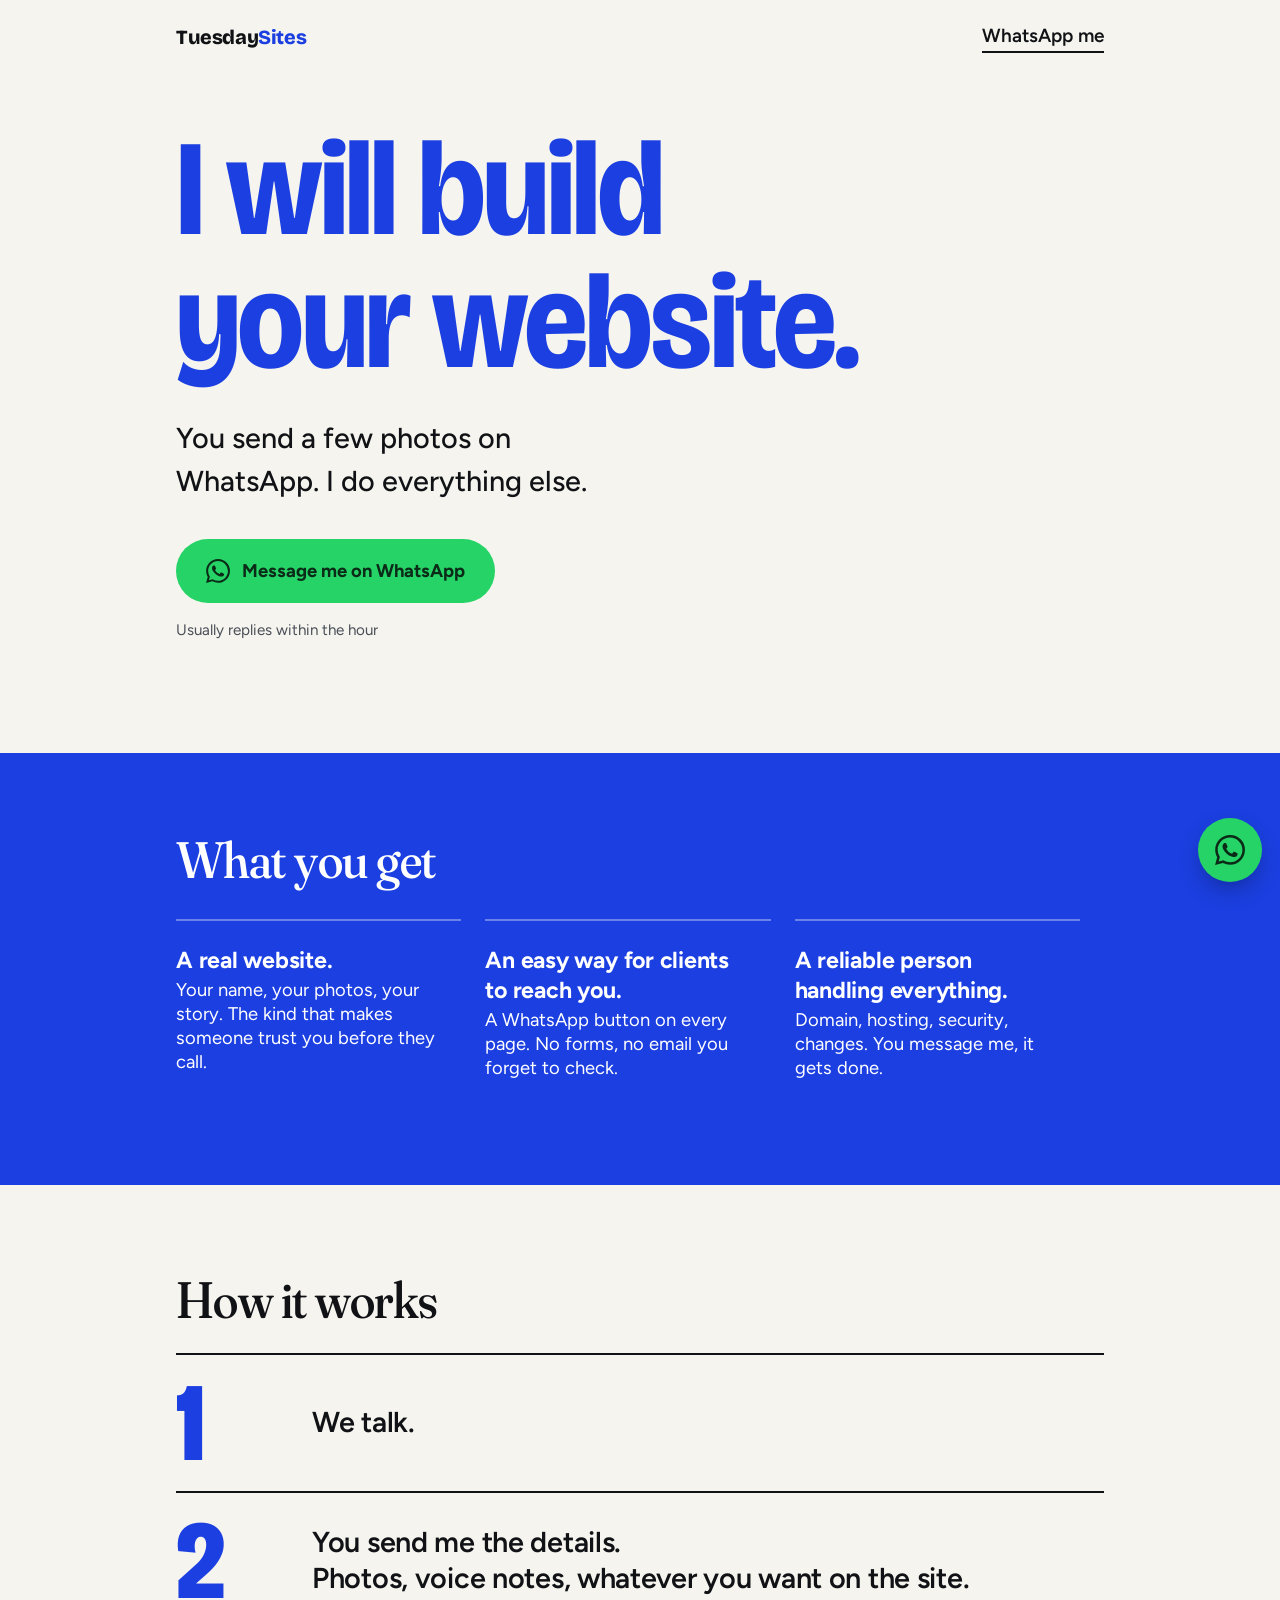
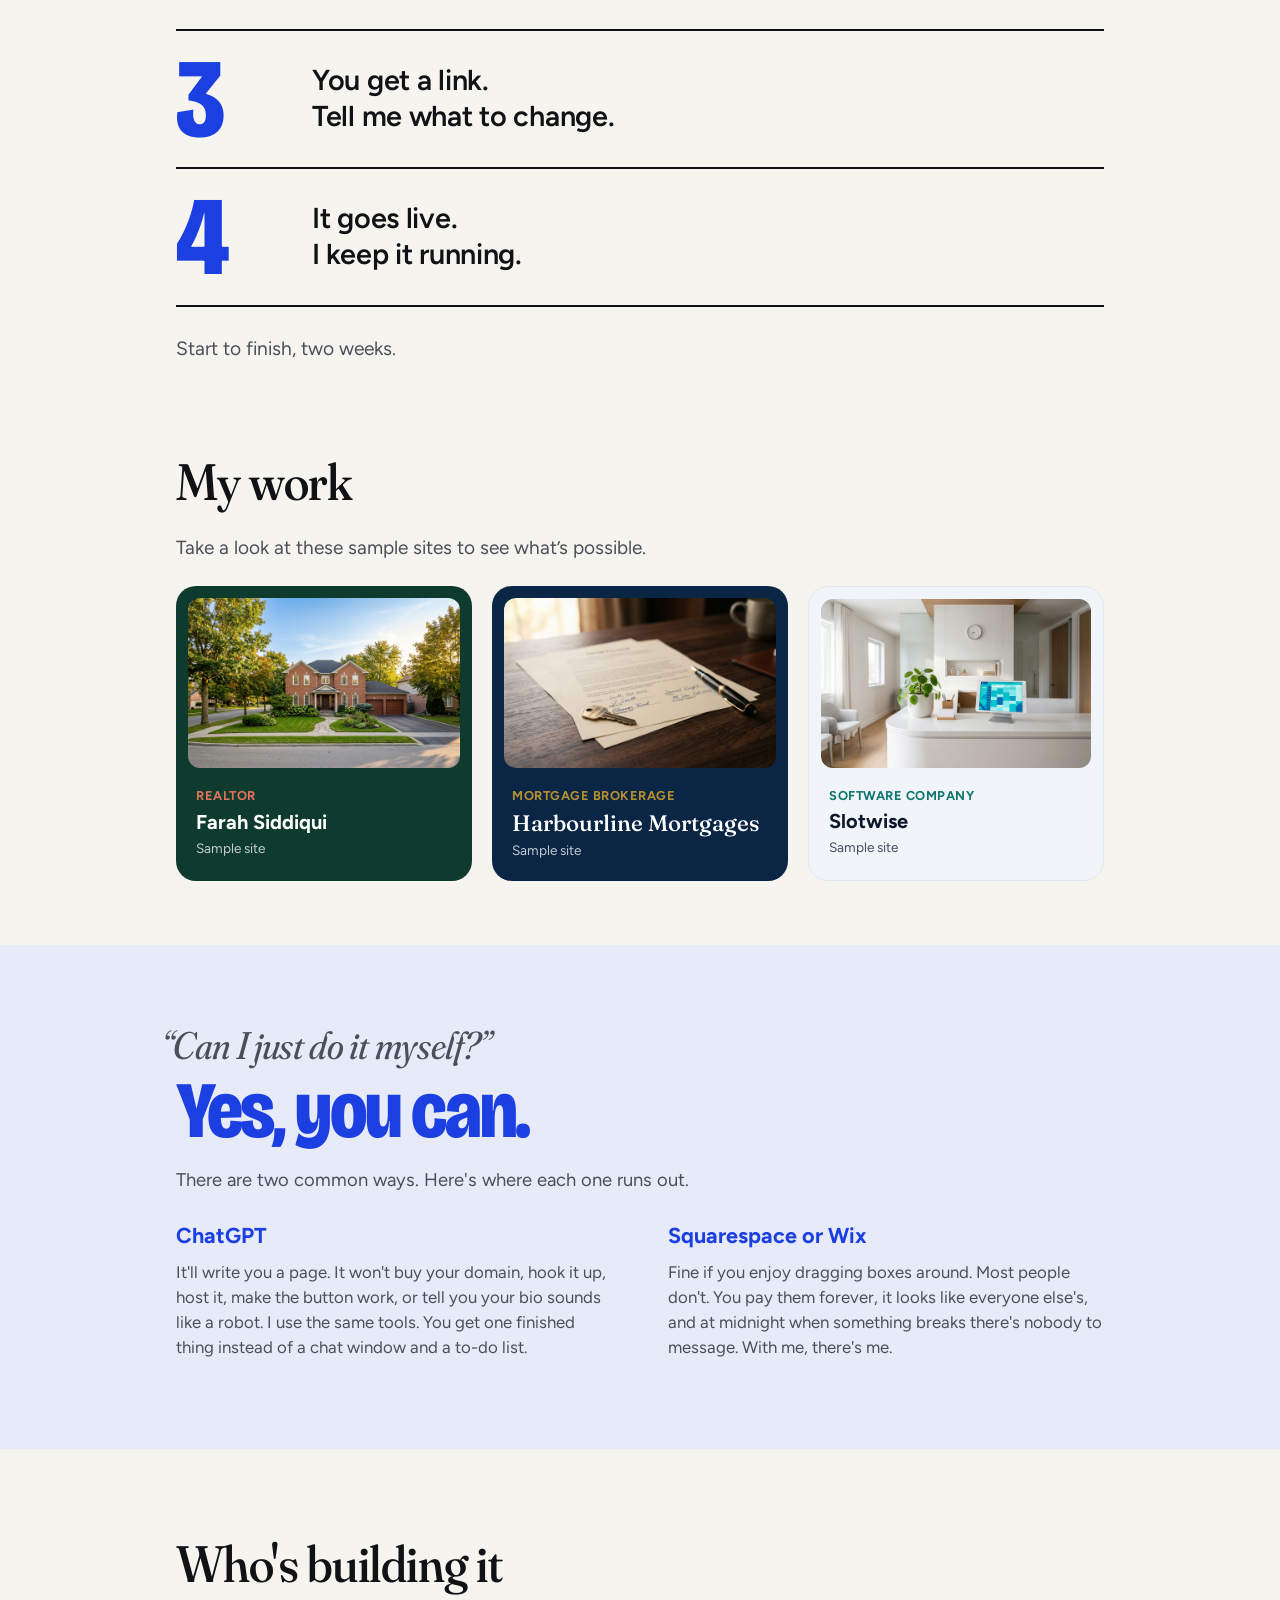
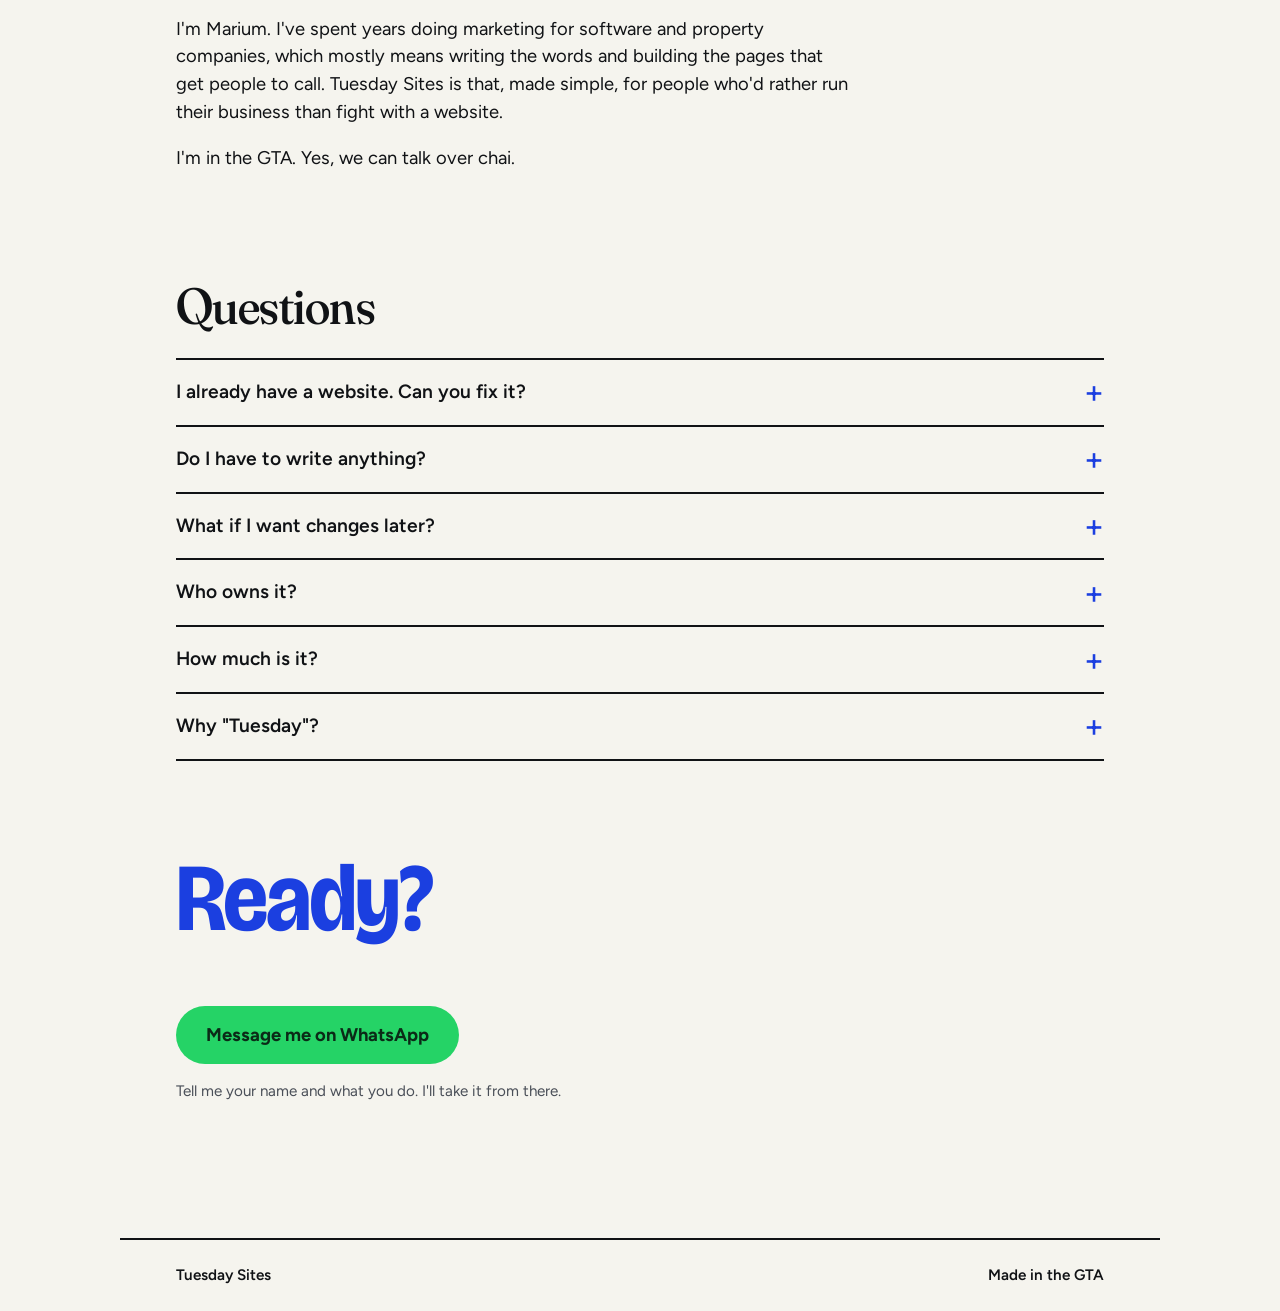
<file: index.html>
<!DOCTYPE html>
<html lang="en-CA">
<head>
  <meta charset="utf-8">
  <meta name="viewport" content="width=device-width, initial-scale=1">
  <title>Tuesday Sites — I will build your website</title>
  <meta name="description" content="A proper website for your business, built for you. Send a WhatsApp, get a site. Based in the GTA.">
  <link rel="preconnect" href="https://fonts.googleapis.com">
  <link rel="preconnect" href="https://fonts.gstatic.com" crossorigin>
  <link href="https://fonts.googleapis.com/css2?family=Bricolage+Grotesque:opsz,wght,wdth@12..96,300..800,75..100&family=Fraunces:opsz,wght,SOFT@9..144,300..700,50&family=Figtree:wght@400;500;600;700&display=swap" rel="stylesheet">
  <link rel="stylesheet" href="style.css">
</head>
<body>

<header class="top">
  <a class="wordmark" href="/">Tuesday<span>Sites</span></a>
  <a class="top-link" href="#" data-wa>WhatsApp me</a>
</header>

<main>

  <section class="hero">
    <h1>I will build<br>your website.</h1>
    <p class="lede">You send a few photos on WhatsApp. I do everything else.</p>
    <a class="btn btn-wa" href="#" data-wa>
      <svg aria-hidden="true" viewBox="0 0 24 24" width="24" height="24"><path fill="currentColor" d="M17.472 14.382c-.297-.149-1.758-.867-2.03-.967-.273-.099-.471-.148-.67.15-.197.297-.767.966-.94 1.164-.173.199-.347.223-.644.075-.297-.15-1.255-.463-2.39-1.475-.883-.788-1.48-1.761-1.653-2.059-.173-.297-.018-.458.13-.606.134-.133.298-.347.446-.52.149-.174.198-.298.298-.497.099-.198.05-.371-.025-.52-.075-.149-.669-1.612-.916-2.207-.242-.579-.487-.5-.669-.51-.173-.008-.371-.01-.57-.01-.198 0-.52.074-.792.372-.272.297-1.04 1.016-1.04 2.479 0 1.462 1.065 2.875 1.213 3.074.149.198 2.096 3.2 5.077 4.487.709.306 1.262.489 1.694.625.712.227 1.36.195 1.871.118.571-.085 1.758-.719 2.006-1.413.248-.694.248-1.289.173-1.413-.074-.124-.272-.198-.57-.347m-5.421 7.403h-.004a9.87 9.87 0 01-5.031-1.378l-.361-.214-3.741.982.998-3.648-.235-.374a9.86 9.86 0 01-1.51-5.26c.001-5.45 4.436-9.884 9.888-9.884 2.64 0 5.122 1.03 6.988 2.898a9.825 9.825 0 012.893 6.994c-.003 5.45-4.437 9.885-9.885 9.885m8.413-18.297A11.815 11.815 0 0012.05 0C5.495 0 .16 5.335.157 11.892c0 2.096.547 4.142 1.588 5.945L.057 24l6.305-1.654a11.882 11.882 0 005.683 1.448h.005c6.554 0 11.89-5.335 11.893-11.893a11.821 11.821 0 00-3.48-8.413Z"/></svg>
      Message me on WhatsApp
    </a>
    <p class="fineprint">Usually replies within the hour</p>
  </section>

  <section class="get">
    <h2>What you get</h2>
    <ul class="tiles">
      <li><strong>A real website.</strong> Your name, your photos, your story. The kind that makes someone trust you before they call.</li>
      <li><strong>An easy way for clients to reach you.</strong> A WhatsApp button on every page. No forms, no email you forget to check.</li>
      <li><strong>A reliable person handling everything.</strong> Domain, hosting, security, changes. You message me, it gets done.</li>
    </ul>
  </section>

  <section class="how">
    <h2>How it works</h2>
    <ol class="steps">
      <li><span class="num">1</span><span class="step-text">We talk.</span></li>
      <li><span class="num">2</span><span class="step-text">You send me the details.<br>Photos, voice notes, whatever you want on the site.</span></li>
      <li><span class="num">3</span><span class="step-text">You get a link.<br>Tell me what to change.</span></li>
      <li><span class="num">4</span><span class="step-text">It goes live.<br>I keep it running.</span></li>
    </ol>
    <p class="how-note">Start to finish, two weeks.</p>
  </section>

  <section class="work">
    <h2>My work</h2>
    <p class="work-lede">Take a look at these sample sites to see what’s possible.</p>
    <div class="work-grid">
      <a class="work-card wc-realtor" href="/work/realtor/">
        <span class="wc-thumb"><img src="/img/work-realtor.jpg" alt="Realtor sample site"></span>
        <span class="wc-body">
          <span class="wc-label">Realtor</span>
          <span class="wc-title">Farah Siddiqui</span>
          <span class="wc-meta">Sample site</span>
        </span>
      </a>
      <a class="work-card wc-mortgage" href="/work/mortgage/">
        <span class="wc-thumb"><img src="/img/work-mortgage.jpg" alt="Mortgage brokerage sample site"></span>
        <span class="wc-body">
          <span class="wc-label">Mortgage brokerage</span>
          <span class="wc-title">Harbourline Mortgages</span>
          <span class="wc-meta">Sample site</span>
        </span>
      </a>
      <a class="work-card wc-saas" href="/work/saas/">
        <span class="wc-thumb"><img src="/img/work-saas.jpg" alt="Software company sample site"></span>
        <span class="wc-body">
          <span class="wc-label">Software company</span>
          <span class="wc-title">Slotwise</span>
          <span class="wc-meta">Sample site</span>
        </span>
      </a>
    </div>
  </section>

  <section class="why">
    <div class="wrap">
    <h2 class="quote">“Can I just do it myself?”</h2>
    <p class="yes">Yes, you can.</p>
    <p class="why-lede">There are two common ways. Here's where each one runs out.</p>
    <div class="why-cols">
      <div>
        <h3>ChatGPT</h3>
        <p>It'll write you a page. It won't buy your domain, hook it up, host it, make the button work, or tell you your bio sounds like a robot. I use the same tools. You get one finished thing instead of a chat window and a to-do list.</p>
      </div>
      <div>
        <h3>Squarespace or Wix</h3>
        <p>Fine if you enjoy dragging boxes around. Most people don't. You pay them forever, it looks like everyone else's, and at midnight when something breaks there's nobody to message. With me, there's me.</p>
      </div>
    </div>
  </div>
  </section>

  <section class="who">
    <h2>Who's building it</h2>
    <p>I'm Marium. I've spent years doing marketing for software and property companies, which mostly means writing the words and building the pages that get people to call. Tuesday Sites is that, made simple, for people who'd rather run their business than fight with a website.</p>
    <p>I'm in the GTA. Yes, we can talk over chai.</p>
  </section>

  <section class="faq">
    <h2>Questions</h2>
    <details><summary>I already have a website. Can you fix it?</summary><p>Usually it's quicker to rebuild than repair. Send me the link and I'll tell you honestly.</p></details>
    <details><summary>Do I have to write anything?</summary><p>No. You talk, I write. You approve every word.</p></details>
    <details><summary>What if I want changes later?</summary><p>Message me. Small stuff is included. Big stuff I'll quote first.</p></details>
    <details><summary>Who owns it?</summary><p>You. The domain is in your name. If you leave, it goes with you.</p></details>
    <details><summary>How much is it?</summary><p>Message me and I'll tell you straight. Less than you think, nothing hidden.</p></details>
    <details><summary>Why "Tuesday"?</summary><p>Because you'll have a site by the second one.</p></details>
  </section>

  <section class="close">
    <h2>Ready?</h2>
    <a class="btn btn-wa" href="#" data-wa>Message me on WhatsApp</a>
    <p class="fineprint">Tell me your name and what you do. I'll take it from there.</p>
  </section>

</main>

<footer class="foot">
  <span>Tuesday Sites</span>
  <span>Made in the GTA</span>
</footer>

<a class="wa-float" href="#" data-wa aria-label="Message Marium on WhatsApp">
  <svg aria-hidden="true" viewBox="0 0 24 24" width="30" height="30"><path fill="currentColor" d="M17.472 14.382c-.297-.149-1.758-.867-2.03-.967-.273-.099-.471-.148-.67.15-.197.297-.767.966-.94 1.164-.173.199-.347.223-.644.075-.297-.15-1.255-.463-2.39-1.475-.883-.788-1.48-1.761-1.653-2.059-.173-.297-.018-.458.13-.606.134-.133.298-.347.446-.52.149-.174.198-.298.298-.497.099-.198.05-.371-.025-.52-.075-.149-.669-1.612-.916-2.207-.242-.579-.487-.5-.669-.51-.173-.008-.371-.01-.57-.01-.198 0-.52.074-.792.372-.272.297-1.04 1.016-1.04 2.479 0 1.462 1.065 2.875 1.213 3.074.149.198 2.096 3.2 5.077 4.487.709.306 1.262.489 1.694.625.712.227 1.36.195 1.871.118.571-.085 1.758-.719 2.006-1.413.248-.694.248-1.289.173-1.413-.074-.124-.272-.198-.57-.347m-5.421 7.403h-.004a9.87 9.87 0 01-5.031-1.378l-.361-.214-3.741.982.998-3.648-.235-.374a9.86 9.86 0 01-1.51-5.26c.001-5.45 4.436-9.884 9.888-9.884 2.64 0 5.122 1.03 6.988 2.898a9.825 9.825 0 012.893 6.994c-.003 5.45-4.437 9.885-9.885 9.885m8.413-18.297A11.815 11.815 0 0012.05 0C5.495 0 .16 5.335.157 11.892c0 2.096.547 4.142 1.588 5.945L.057 24l6.305-1.654a11.882 11.882 0 005.683 1.448h.005c6.554 0 11.89-5.335 11.893-11.893a11.821 11.821 0 00-3.48-8.413Z"/></svg>
</a>


<script>
(function () {
  var p = ["1", "647", "458", "7885"];
  var msg = encodeURIComponent("Hi, I'm interested in a website.");
  var links = document.querySelectorAll("[data-wa]");
  for (var i = 0; i < links.length; i++) {
    links[i].addEventListener("click", function (e) {
      e.preventDefault();
      window.location.href = "https://wa.me/" + p.join("") + "?text=" + msg;
    });
  }
})();
</script>
</body>
</html>
</file>
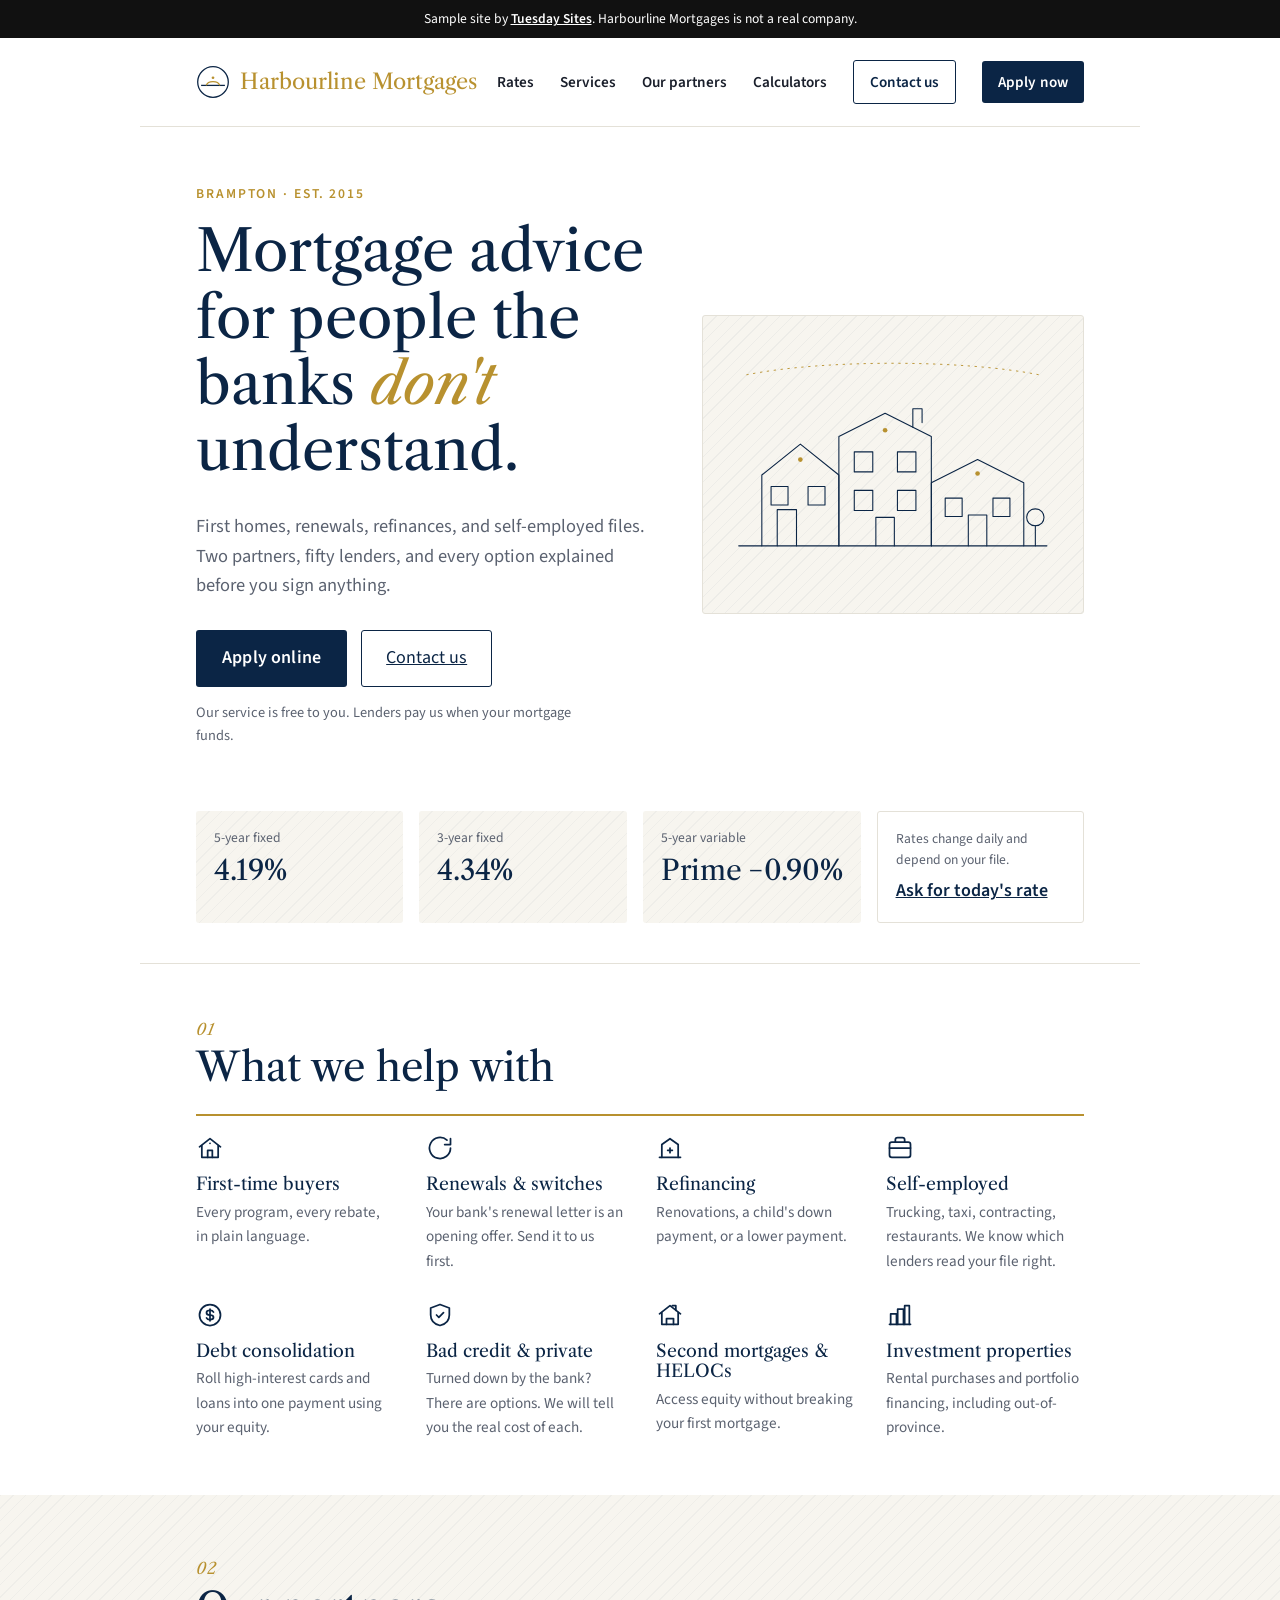
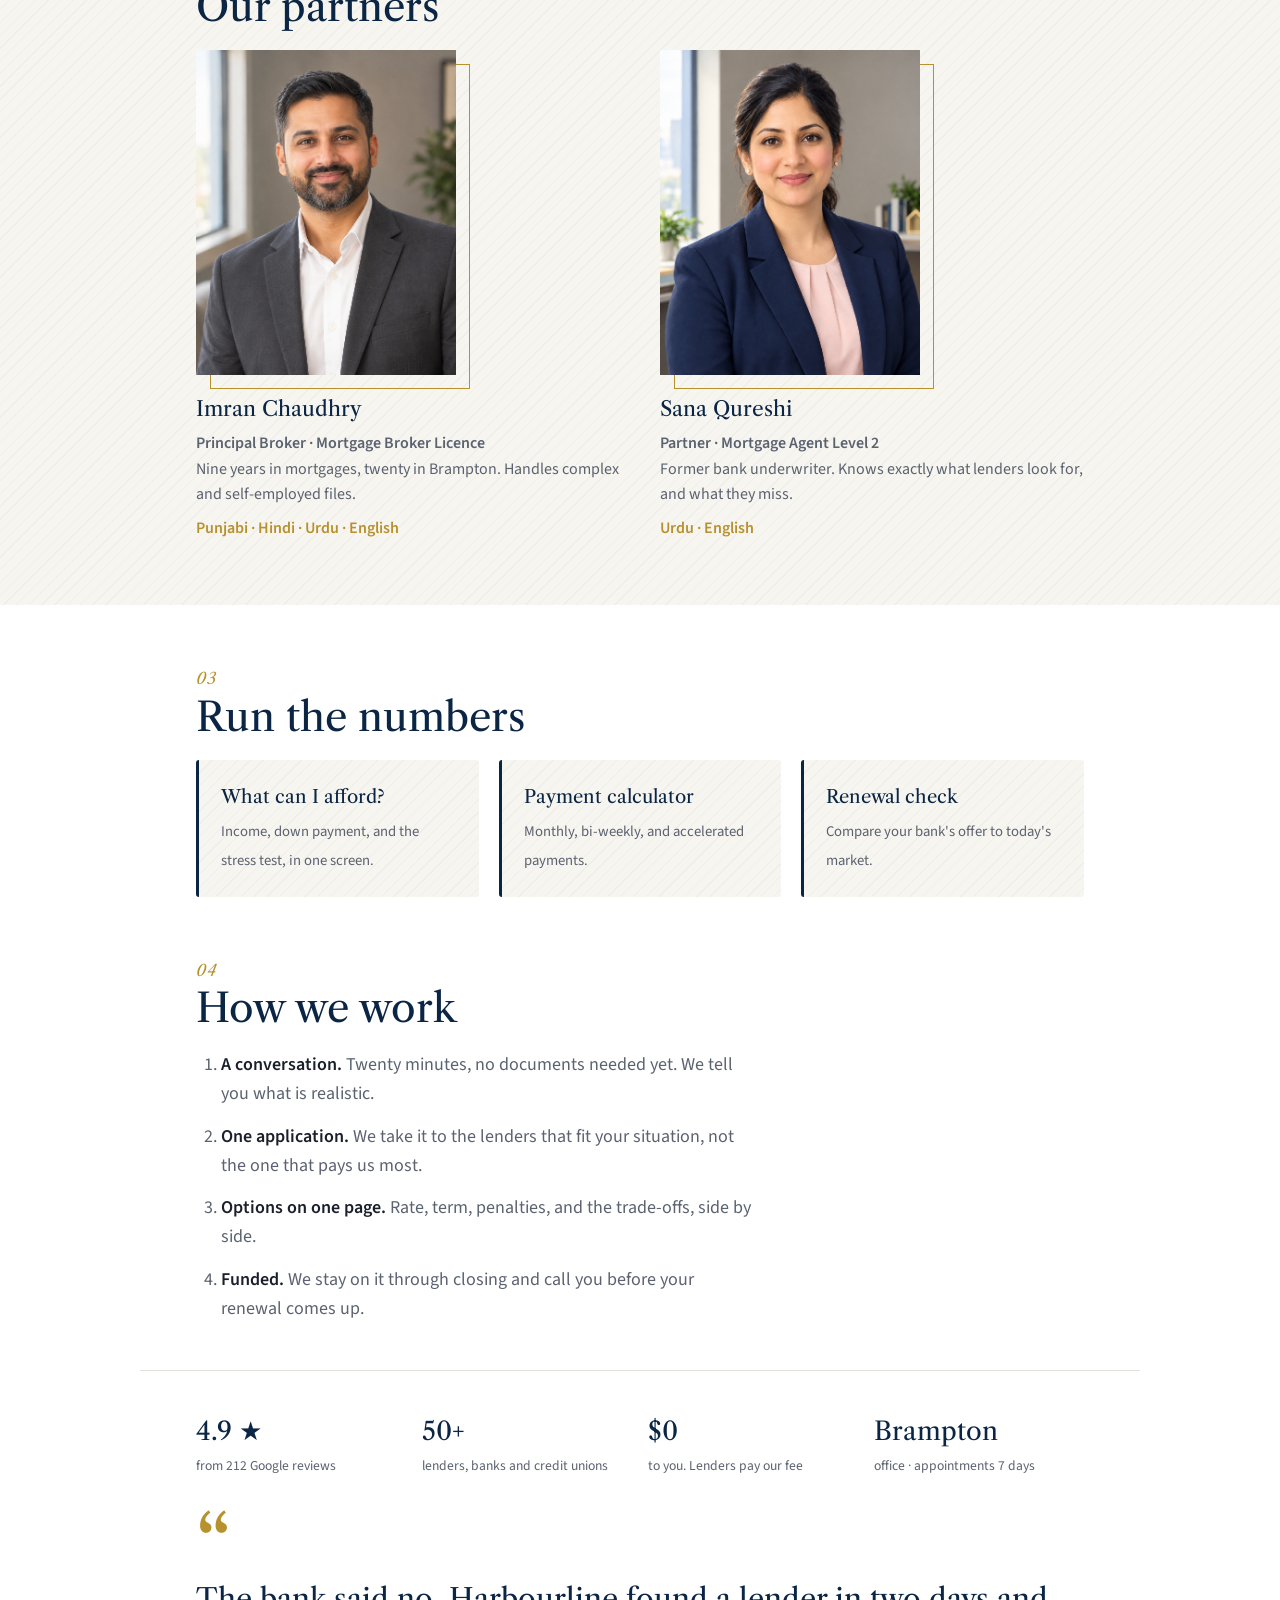
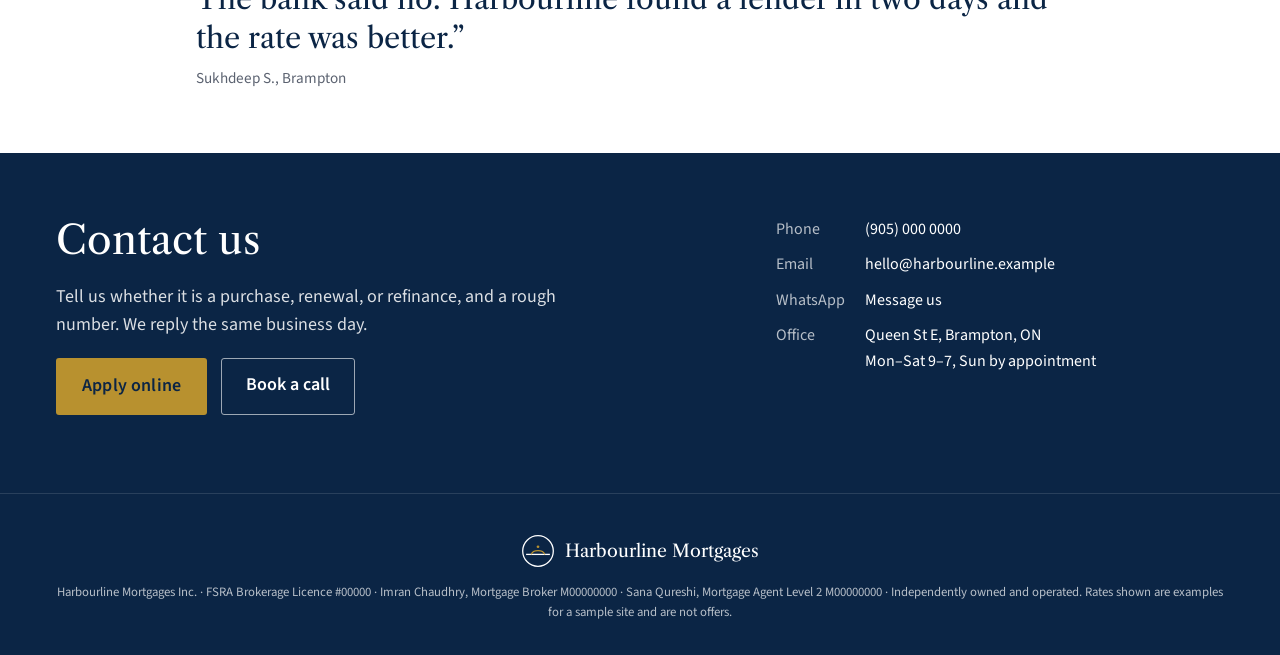
<file: work/mortgage/index.html>
<!DOCTYPE html>
<html lang="en-CA">
<head>
<meta charset="utf-8"><meta name="viewport" content="width=device-width, initial-scale=1">
<title>Harbourline Mortgages — Brampton mortgage brokerage (sample)</title>
<meta name="robots" content="noindex">
<link rel="preconnect" href="https://fonts.googleapis.com"><link rel="preconnect" href="https://fonts.gstatic.com" crossorigin>
<link href="https://fonts.googleapis.com/css2?family=Libre+Caslon+Text:ital,wght@0,400;0,700;1,400&family=Source+Sans+3:wght@400;600&display=swap" rel="stylesheet">
<link rel="stylesheet" href="style.css">
</head>
<body>
<div class="sample-bar">Sample site by <a href="/">Tuesday Sites</a>. Harbourline Mortgages is not a real company.</div>

<header class="top">
  <a class="brand" href="#"><svg class="mark" viewBox="0 0 40 40" width="34" height="34" aria-hidden="true"><circle cx="20" cy="20" r="18" fill="none" stroke="currentColor" stroke-width="1.5"/><path d="M6 24 H34" stroke="currentColor" stroke-width="1.5"/><path d="M12 24 C14 18, 26 18, 28 24" fill="none" stroke="#B8912F" stroke-width="1.5"/><circle cx="20" cy="15" r="1.6" fill="#B8912F"/></svg><span class="brand-text">Harbourline <span>Mortgages</span></span></a>
  <nav><a href="#rates">Rates</a><a href="#services">Services</a><a href="#partners">Our partners</a><a href="#calculators">Calculators</a><a class="btn-outline" href="#contact">Contact us</a><a class="btn sm" href="#">Apply now</a></nav>
</header>

<section class="hero">
  <div class="hero-text">
    <p class="eyebrow">Brampton · Est. 2015</p>
    <h1>Mortgage advice for people the banks <em>don't</em> understand.</h1>
    <p class="lede">First homes, renewals, refinances, and self-employed files. Two partners, fifty lenders, and every option explained before you sign anything.</p>
    <div class="cta-row"><a class="btn" href="#">Apply online</a><a class="btn-outline" href="#contact">Contact us</a></div>
    <p class="fine">Our service is free to you. Lenders pay us when your mortgage funds.</p>
  </div>
  <div class="hero-art" aria-hidden="true">
    <svg viewBox="0 0 420 300" width="100%">
      <g fill="none" stroke="#0B2545" stroke-width="1.4" stroke-linejoin="round" stroke-linecap="round">
        <!-- ground line -->
        <path d="M10 262 H410"/>
        <!-- house 1 -->
        <path d="M40 262 V170 L90 130 L140 170 V262"/>
        <path d="M60 262 V215 H85 V262"/>
        <rect x="100" y="185" width="22" height="24"/>
        <rect x="52" y="185" width="22" height="24"/>
        <!-- house 2 (taller) -->
        <path d="M140 262 V120 L200 90 L260 120 V262"/>
        <rect x="160" y="140" width="24" height="26"/>
        <rect x="216" y="140" width="24" height="26"/>
        <rect x="160" y="190" width="24" height="26"/>
        <rect x="216" y="190" width="24" height="26"/>
        <path d="M188 262 V225 H212 V262"/>
        <!-- house 3 -->
        <path d="M260 262 V180 L320 150 L380 180 V262"/>
        <rect x="278" y="200" width="22" height="24"/>
        <rect x="340" y="200" width="22" height="24"/>
        <path d="M308 262 V222 H332 V262"/>
        <!-- chimney -->
        <path d="M236 108 V84 H248 V102"/>
        <!-- tree -->
        <path d="M395 262 V236"/><path d="M395 236 C380 236 380 214 395 214 C410 214 410 236 395 236 Z"/>
      </g>
      <!-- gold accents -->
      <g fill="#B8912F">
        <circle cx="200" cy="112" r="3"/><circle cx="90" cy="150" r="3"/><circle cx="320" cy="168" r="3"/>
      </g>
      <path d="M20 40 C120 20, 300 20, 400 40" fill="none" stroke="#B8912F" stroke-width="1.2" stroke-dasharray="3 6"/>
    </svg>
  </div>
</section>

<section id="rates" class="rates">
  <div class="rate"><span class="rl">5-year fixed</span><strong>4.19%</strong></div>
  <div class="rate"><span class="rl">3-year fixed</span><strong>4.34%</strong></div>
  <div class="rate"><span class="rl">5-year variable</span><strong>Prime −0.90%</strong></div>
  <div class="rate note"><span class="rl">Rates change daily and depend on your file.</span><a href="#contact">Ask for today's rate</a></div>
</section>

<hr class="rule">

<section id="services" class="services">
  <h2 class="sec-title"><span class="secnum">01</span>What we help with</h2>
  <div class="svc-grid">
    <div><svg class="svc-ic" viewBox="0 0 24 24" width="28" height="28" fill="none" stroke="currentColor" stroke-width="1.5" stroke-linecap="round" stroke-linejoin="round" aria-hidden="true"><path d="M3 11 12 4l9 7"/><path d="M5 10v10h14V10"/><path d="M10 20v-6h4v6"/><path d="M12 8v0" /></svg><h3>First-time buyers</h3><p>Every program, every rebate, in plain language.</p></div>
    <div><svg class="svc-ic" viewBox="0 0 24 24" width="28" height="28" fill="none" stroke="currentColor" stroke-width="1.5" stroke-linecap="round" stroke-linejoin="round" aria-hidden="true"><path d="M21 12a9 9 0 1 1-3-6.7"/><path d="M21 4v5h-5"/></svg><h3>Renewals & switches</h3><p>Your bank's renewal letter is an opening offer. Send it to us first.</p></div>
    <div><svg class="svc-ic" viewBox="0 0 24 24" width="28" height="28" fill="none" stroke="currentColor" stroke-width="1.5" stroke-linecap="round" stroke-linejoin="round" aria-hidden="true"><path d="M3 20h18"/><path d="M5 20V9l7-5 7 5v11"/><path d="M12 12v4"/><path d="M10 14h4"/></svg><h3>Refinancing</h3><p>Renovations, a child's down payment, or a lower payment.</p></div>
    <div><svg class="svc-ic" viewBox="0 0 24 24" width="28" height="28" fill="none" stroke="currentColor" stroke-width="1.5" stroke-linecap="round" stroke-linejoin="round" aria-hidden="true"><rect x="3" y="7" width="18" height="13" rx="2"/><path d="M8 7V5a2 2 0 0 1 2-2h4a2 2 0 0 1 2 2v2"/><path d="M3 12h18"/></svg><h3>Self-employed</h3><p>Trucking, taxi, contracting, restaurants. We know which lenders read your file right.</p></div>
    <div><svg class="svc-ic" viewBox="0 0 24 24" width="28" height="28" fill="none" stroke="currentColor" stroke-width="1.5" stroke-linecap="round" stroke-linejoin="round" aria-hidden="true"><circle cx="12" cy="12" r="9"/><path d="M12 7v10"/><path d="M15 9.5a3 3 0 0 0-3-1.5c-1.7 0-3 .9-3 2s1.3 2 3 2 3 .9 3 2-1.3 2-3 2a3 3 0 0 1-3-1.5"/></svg><h3>Debt consolidation</h3><p>Roll high-interest cards and loans into one payment using your equity.</p></div>
    <div><svg class="svc-ic" viewBox="0 0 24 24" width="28" height="28" fill="none" stroke="currentColor" stroke-width="1.5" stroke-linecap="round" stroke-linejoin="round" aria-hidden="true"><path d="M12 3 4 6v6c0 5 3.5 8 8 9 4.5-1 8-4 8-9V6z"/><path d="m9 12 2 2 4-4"/></svg><h3>Bad credit & private</h3><p>Turned down by the bank? There are options. We will tell you the real cost of each.</p></div>
    <div><svg class="svc-ic" viewBox="0 0 24 24" width="28" height="28" fill="none" stroke="currentColor" stroke-width="1.5" stroke-linecap="round" stroke-linejoin="round" aria-hidden="true"><path d="M3 11 12 4l9 7"/><path d="M5 10v10h14V10"/><path d="M9 20v-5h6v5"/><path d="M14 4h3v4"/></svg><h3>Second mortgages & HELOCs</h3><p>Access equity without breaking your first mortgage.</p></div>
    <div><svg class="svc-ic" viewBox="0 0 24 24" width="28" height="28" fill="none" stroke="currentColor" stroke-width="1.5" stroke-linecap="round" stroke-linejoin="round" aria-hidden="true"><path d="M3 20h18"/><path d="M4 20V11h5v9"/><path d="M10 20V7h5v13"/><path d="M16 20V4h4v16"/></svg><h3>Investment properties</h3><p>Rental purchases and portfolio financing, including out-of-province.</p></div>
  </div>
</section>

<section id="partners" class="partners">
  <h2><span class="secnum">02</span>Our partners</h2>
  <div class="partner-grid">
    <article>
      <div class="portrait-wrap"><div class="portrait"><img src="img/partner-imran.jpg" alt="Imran Chaudhry"></div></div>
      <h3>Imran Chaudhry</h3>
      <p class="role">Principal Broker · Mortgage Broker Licence</p>
      <p>Nine years in mortgages, twenty in Brampton. Handles complex and self-employed files.</p>
      <p class="langs">Punjabi · Hindi · Urdu · English</p>
    </article>
    <article>
      <div class="portrait-wrap"><div class="portrait"><img src="img/partner-sana.jpg" alt="Sana Qureshi"></div></div>
      <h3>Sana Qureshi</h3>
      <p class="role">Partner · Mortgage Agent Level 2</p>
      <p>Former bank underwriter. Knows exactly what lenders look for, and what they miss.</p>
      <p class="langs">Urdu · English</p>
    </article>
  </div>
</section>

<section id="calculators" class="calcs">
  <h2><span class="secnum">03</span>Run the numbers</h2>
  <div class="calc-grid">
    <a href="#"><strong>What can I afford?</strong><span>Income, down payment, and the stress test, in one screen.</span></a>
    <a href="#"><strong>Payment calculator</strong><span>Monthly, bi-weekly, and accelerated payments.</span></a>
    <a href="#"><strong>Renewal check</strong><span>Compare your bank's offer to today's market.</span></a>
  </div>
</section>

<section id="process" class="process">
  <h2><span class="secnum">04</span>How we work</h2>
  <ol>
    <li><strong>A conversation.</strong> Twenty minutes, no documents needed yet. We tell you what is realistic.</li>
    <li><strong>One application.</strong> We take it to the lenders that fit your situation, not the one that pays us most.</li>
    <li><strong>Options on one page.</strong> Rate, term, penalties, and the trade-offs, side by side.</li>
    <li><strong>Funded.</strong> We stay on it through closing and call you before your renewal comes up.</li>
  </ol>
</section>

<section class="trust">
  <div><strong>4.9 ★</strong><span>from 212 Google reviews</span></div>
  <div><strong>50+</strong><span>lenders, banks and credit unions</span></div>
  <div><strong>$0</strong><span>to you. Lenders pay our fee</span></div>
  <div><strong>Brampton</strong><span>office · appointments 7 days</span></div>
</section>

<section class="quote">
  <blockquote><span class="qmark" aria-hidden="true">“</span>The bank said no. Harbourline found a lender in two days and the rate was better.”<cite>Sukhdeep S., Brampton</cite></blockquote>
</section>

<section id="contact" class="contact">
  <div>
    <h2>Contact us</h2>
    <p>Tell us whether it is a purchase, renewal, or refinance, and a rough number. We reply the same business day.</p>
    <div class="cta-row"><a class="btn" href="#">Apply online</a><a class="btn-ghost" href="#">Book a call</a></div>
  </div>
  <dl>
    <dt>Phone</dt><dd>(905) 000 0000</dd>
    <dt>Email</dt><dd>hello@harbourline.example</dd>
    <dt>WhatsApp</dt><dd>Message us</dd>
    <dt>Office</dt><dd>Queen St E, Brampton, ON<br>Mon–Sat 9–7, Sun by appointment</dd>
  </dl>
</section>

<footer><div class="foot-mark"><svg class="mark" viewBox="0 0 40 40" width="34" height="34" aria-hidden="true"><circle cx="20" cy="20" r="18" fill="none" stroke="currentColor" stroke-width="1.5"/><path d="M6 24 H34" stroke="currentColor" stroke-width="1.5"/><path d="M12 24 C14 18, 26 18, 28 24" fill="none" stroke="#B8912F" stroke-width="1.5"/><circle cx="20" cy="15" r="1.6" fill="#B8912F"/></svg><span>Harbourline Mortgages</span></div>Harbourline Mortgages Inc. · FSRA Brokerage Licence #00000 · Imran Chaudhry, Mortgage Broker M00000000 · Sana Qureshi, Mortgage Agent Level 2 M00000000 · Independently owned and operated. Rates shown are examples for a sample site and are not offers.</footer>
</body>
</html>
</file>
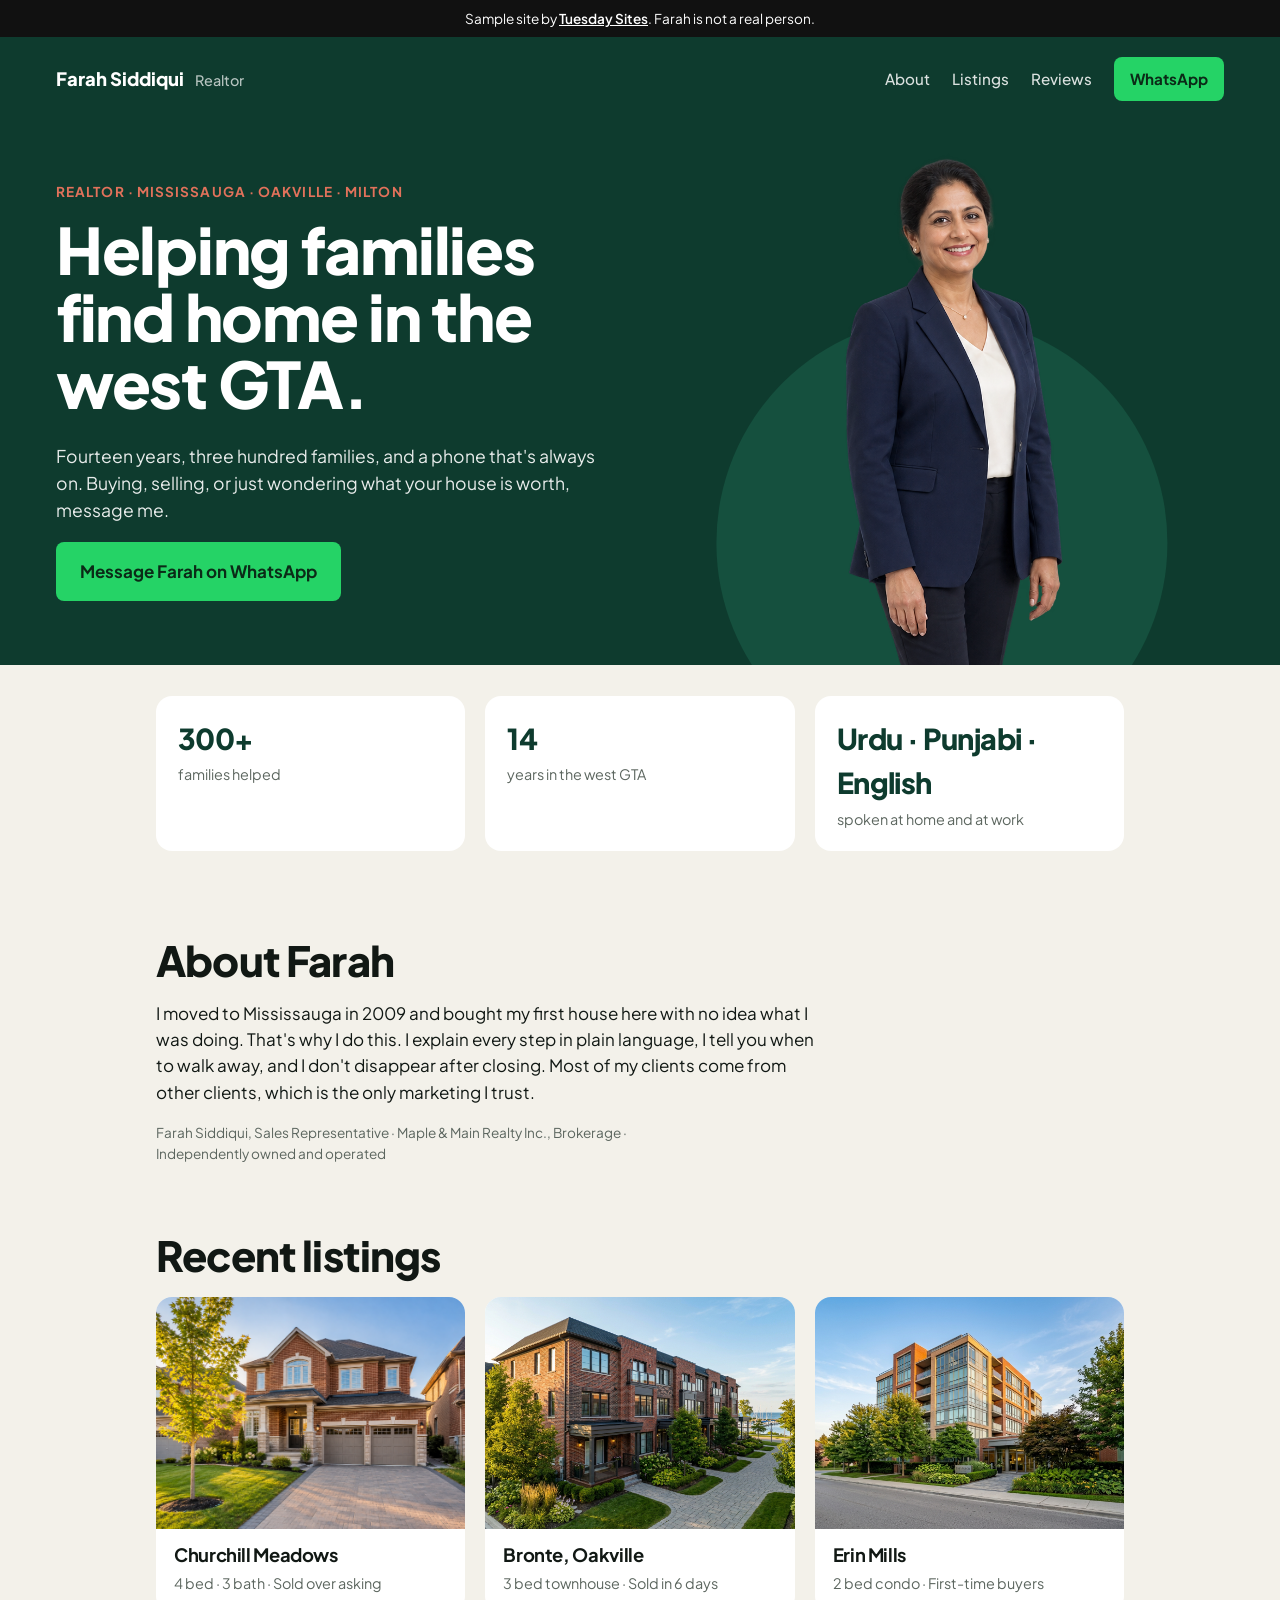
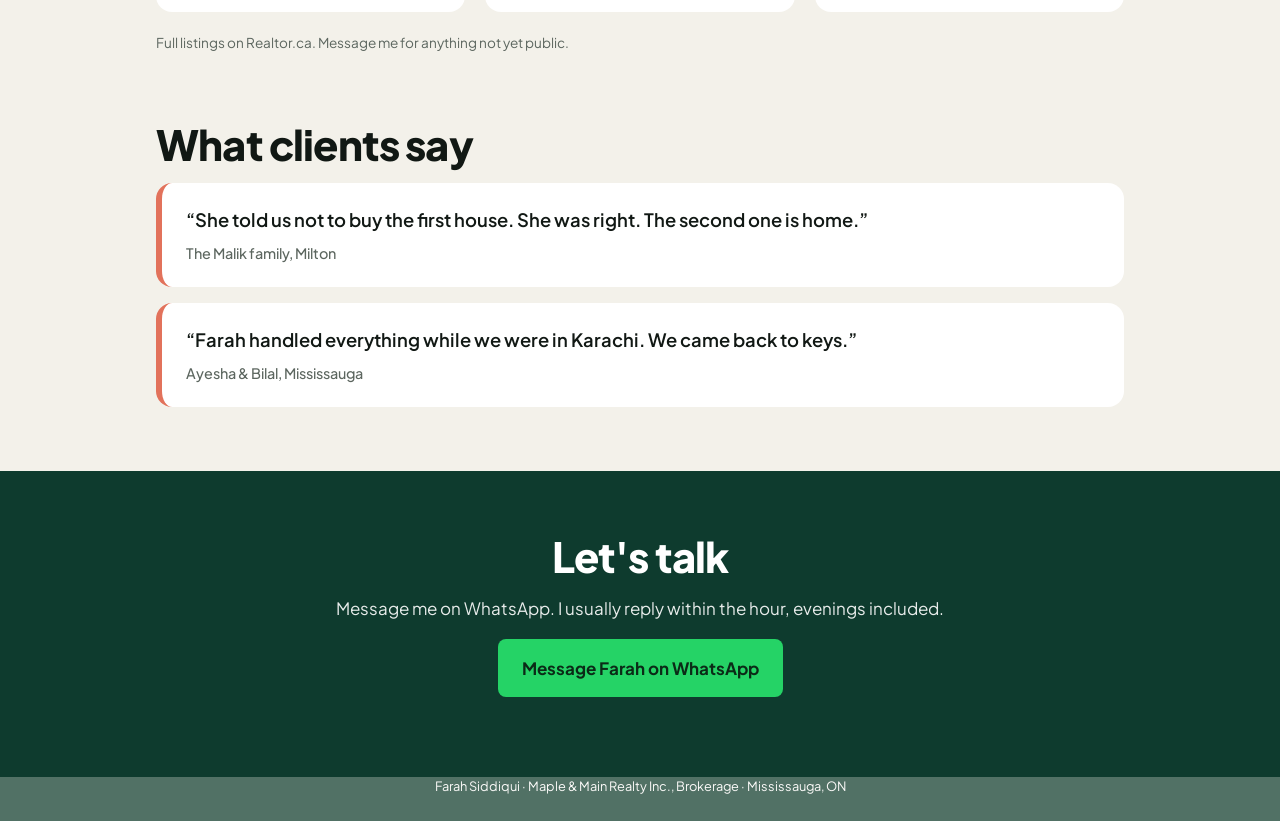
<file: work/realtor/index.html>
<!DOCTYPE html>
<html lang="en-CA">
<head>
<meta charset="utf-8"><meta name="viewport" content="width=device-width, initial-scale=1">
<title>Farah Siddiqui — Realtor, Mississauga & Oakville (sample)</title>
<meta name="robots" content="noindex">
<link rel="preconnect" href="https://fonts.googleapis.com"><link rel="preconnect" href="https://fonts.gstatic.com" crossorigin>
<link href="https://fonts.googleapis.com/css2?family=Plus+Jakarta+Sans:wght@400;500;600;800&display=swap" rel="stylesheet">
<link rel="stylesheet" href="style.css">
</head>
<body>
<div class="sample-bar">Sample site by <a href="/">Tuesday Sites</a>. Farah is not a real person.</div>

<header class="top">
  <a class="brand" href="#">Farah Siddiqui <span class="brand-sub">Realtor</span></a>
  <nav><a href="#about">About</a><a href="#listings">Listings</a><a href="#reviews">Reviews</a><a class="pill" href="#contact">WhatsApp</a></nav>
</header>

<section class="hero">
  <div class="hero-text">
    <p class="kicker">Realtor · Mississauga · Oakville · Milton</p>
    <h1>Helping families find home in the west GTA.</h1>
    <p class="lede">Fourteen years, three hundred families, and a phone that's always on. Buying, selling, or just wondering what your house is worth, message me.</p>
    <a class="btn" href="#contact">Message Farah on WhatsApp</a>
  </div>
  <div class="hero-photo"><img src="img/hero.png" alt="Farah Siddiqui"></div>
</section>

<section class="stats">
  <div><strong>300+</strong><span>families helped</span></div>
  <div><strong>14</strong><span>years in the west GTA</span></div>
  <div><strong>Urdu · Punjabi · English</strong><span>spoken at home and at work</span></div>
</section>

<section id="about" class="about">
  <h2>About Farah</h2>
  <p>I moved to Mississauga in 2009 and bought my first house here with no idea what I was doing. That's why I do this. I explain every step in plain language, I tell you when to walk away, and I don't disappear after closing. Most of my clients come from other clients, which is the only marketing I trust.</p>
  <p class="small">Farah Siddiqui, Sales Representative · Maple & Main Realty Inc., Brokerage · Independently owned and operated</p>
</section>

<section id="listings" class="listings">
  <h2>Recent listings</h2>
  <div class="grid">
    <article><div class="ph"><img src="img/listing-1.jpg" alt="Detached house in Churchill Meadows"></div><h3>Churchill Meadows</h3><p>4 bed · 3 bath · Sold over asking</p></article>
    <article><div class="ph"><img src="img/listing-2.jpg" alt="Townhouse in Bronte, Oakville"></div><h3>Bronte, Oakville</h3><p>3 bed townhouse · Sold in 6 days</p></article>
    <article><div class="ph"><img src="img/listing-3.jpg" alt="Condo in Erin Mills"></div><h3>Erin Mills</h3><p>2 bed condo · First-time buyers</p></article>
  </div>
  <p class="small">Full listings on Realtor.ca. Message me for anything not yet public.</p>
</section>

<section id="reviews" class="reviews">
  <h2>What clients say</h2>
  <blockquote>“She told us not to buy the first house. She was right. The second one is home.”<cite>The Malik family, Milton</cite></blockquote>
  <blockquote>“Farah handled everything while we were in Karachi. We came back to keys.”<cite>Ayesha & Bilal, Mississauga</cite></blockquote>
</section>

<section id="contact" class="contact">
  <h2>Let's talk</h2>
  <p>Message me on WhatsApp. I usually reply within the hour, evenings included.</p>
  <a class="btn" href="#">Message Farah on WhatsApp</a>
</section>

<footer>Farah Siddiqui · Maple & Main Realty Inc., Brokerage · Mississauga, ON</footer>
</body>
</html>
</file>
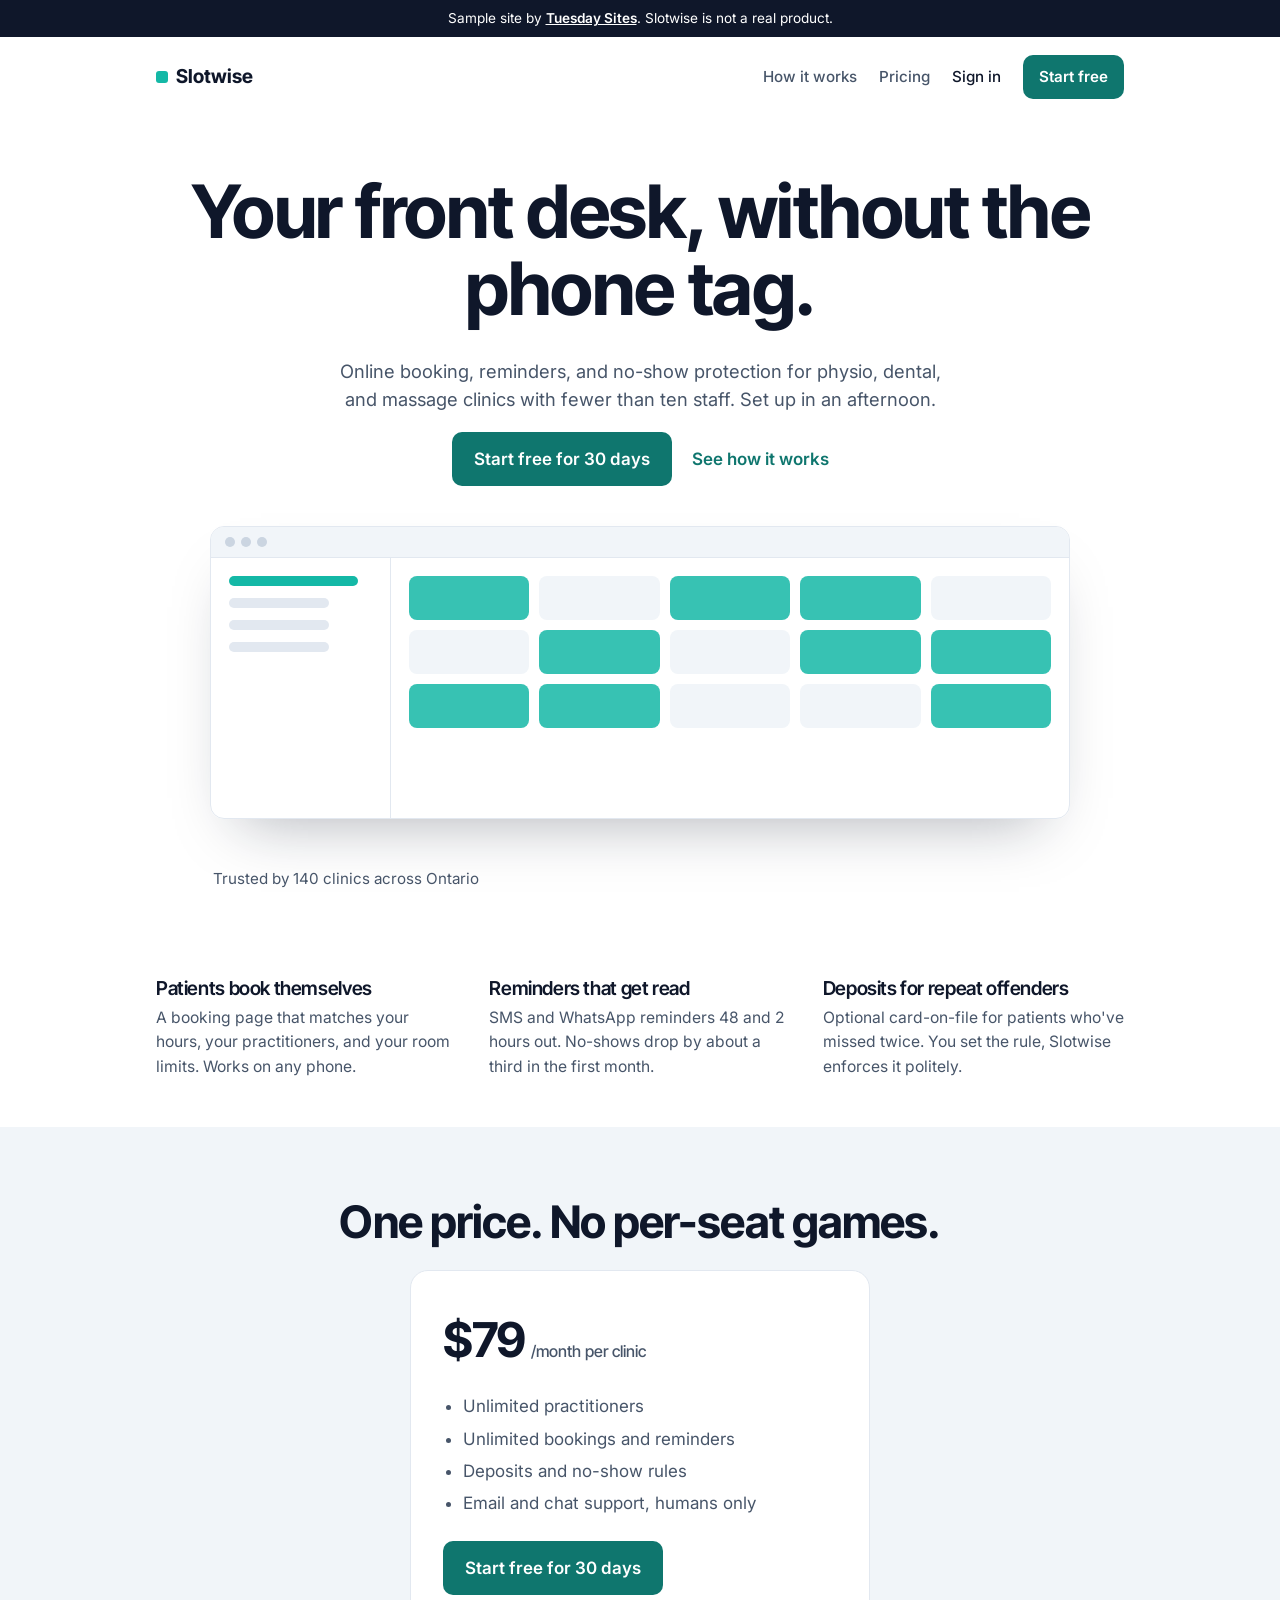
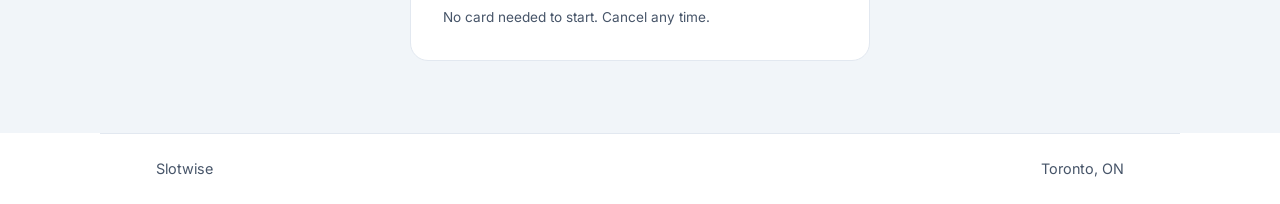
<file: work/saas/index.html>
<!DOCTYPE html>
<html lang="en-CA">
<head>
<meta charset="utf-8"><meta name="viewport" content="width=device-width, initial-scale=1">
<title>Slotwise — Scheduling for small clinics (sample)</title>
<meta name="robots" content="noindex">
<link rel="preconnect" href="https://fonts.googleapis.com"><link rel="preconnect" href="https://fonts.gstatic.com" crossorigin>
<link href="https://fonts.googleapis.com/css2?family=Inter+Tight:wght@500;600;700&family=Inter:wght@400;500&display=swap" rel="stylesheet">
<link rel="stylesheet" href="style.css">
</head>
<body>
<div class="sample-bar">Sample site by <a href="/">Tuesday Sites</a>. Slotwise is not a real product.</div>

<header class="top">
  <a class="brand" href="#"><span class="dot"></span>Slotwise</a>
  <nav><a href="#how">How it works</a><a href="#pricing">Pricing</a><a class="ghost" href="#">Sign in</a><a class="btn sm" href="#">Start free</a></nav>
</header>

<section class="hero">
  <h1>Your front desk, without the phone tag.</h1>
  <p class="lede">Online booking, reminders, and no-show protection for physio, dental, and massage clinics with fewer than ten staff. Set up in an afternoon.</p>
  <div class="cta-row"><a class="btn" href="#">Start free for 30 days</a><a class="link" href="#how">See how it works</a></div>
  <div class="mock">
    <div class="mock-bar"><span></span><span></span><span></span></div>
    <div class="mock-body">
      <div class="mock-side"><div class="mline w"></div><div class="mline"></div><div class="mline"></div><div class="mline"></div></div>
      <div class="mock-cal">
        <div class="mrow"><div class="slot on"></div><div class="slot"></div><div class="slot on"></div><div class="slot on"></div><div class="slot"></div></div>
        <div class="mrow"><div class="slot"></div><div class="slot on"></div><div class="slot"></div><div class="slot on"></div><div class="slot on"></div></div>
        <div class="mrow"><div class="slot on"></div><div class="slot on"></div><div class="slot"></div><div class="slot"></div><div class="slot on"></div></div>
      </div>
    </div>
  </div>
</section>

<section class="logos"><p>Trusted by 140 clinics across Ontario</p></section>

<section id="how" class="features">
  <div><h3>Patients book themselves</h3><p>A booking page that matches your hours, your practitioners, and your room limits. Works on any phone.</p></div>
  <div><h3>Reminders that get read</h3><p>SMS and WhatsApp reminders 48 and 2 hours out. No-shows drop by about a third in the first month.</p></div>
  <div><h3>Deposits for repeat offenders</h3><p>Optional card-on-file for patients who've missed twice. You set the rule, Slotwise enforces it politely.</p></div>
</section>

<section id="pricing" class="pricing">
  <h2>One price. No per-seat games.</h2>
  <div class="card">
    <div class="price">$79<span>/month per clinic</span></div>
    <ul><li>Unlimited practitioners</li><li>Unlimited bookings and reminders</li><li>Deposits and no-show rules</li><li>Email and chat support, humans only</li></ul>
    <a class="btn" href="#">Start free for 30 days</a>
    <p class="fine">No card needed to start. Cancel any time.</p>
  </div>
</section>

<footer><span>Slotwise</span><span>Toronto, ON</span></footer>
</body>
</html>
</file>
<file: style.css>
/* Tuesday Sites — style.css (v3)
   Cobalt on paper. One typeface. WhatsApp green is the only other colour.
*/

:root {
  --blue: #1B3FE0;
  --blue-deep: #1230B3;
  --paper: #F5F4EE;
  --ink: #101215;
  --ink-soft: #4A4F58;
  --line: #D6D6CF;
  --wa: #25D366;
  --wa-deep: #1DA851;

  --display: "Bricolage Grotesque", "Helvetica Neue", Arial, sans-serif;
  --serif: "Fraunces", Georgia, serif;
  --font: "Figtree", "Helvetica Neue", Arial, sans-serif;
  --max: 1040px;
  --pad: clamp(20px, 5vw, 56px);
}

* { box-sizing: border-box; }

html { scroll-behavior: smooth; }
@media (prefers-reduced-motion: reduce) {
  html { scroll-behavior: auto; }
  * { transition: none !important; }
}

body {
  margin: 0;
  background: var(--paper);
  color: var(--ink);
  font-family: var(--font);
  font-size: 19px;
  line-height: 1.5;
  -webkit-font-smoothing: antialiased;
}

h1, h2, h3 { margin: 0; }
h1 {
  font-family: var(--display);
  font-size: clamp(3.4rem, 11vw, 8.5rem);
  font-weight: 700;
  line-height: 0.98;
  letter-spacing: -0.02em;
  font-variation-settings: "opsz" 96, "wdth" 90;
  color: var(--blue);
}
h2 {
  font-family: var(--serif);
  font-weight: 500;
  font-size: clamp(2rem, 4.5vw, 3.2rem);
  line-height: 1.05;
  letter-spacing: -0.01em;
  font-variation-settings: "opsz" 144, "SOFT" 50;
  margin-bottom: 0.5em;
}
h3 {
  font-family: var(--font);
  font-size: 1.35rem;
  font-weight: 700;
  margin-bottom: 0.4em;
}

p { margin: 0 0 1em; max-width: 56ch; }
a { color: var(--blue); }
a:focus-visible, summary:focus-visible {
  outline: 3px solid var(--blue);
  outline-offset: 3px;
}

/* Header */
.top {
  display: flex;
  justify-content: space-between;
  align-items: center;
  padding: 22px var(--pad);
  max-width: var(--max);
  margin: 0 auto;
}
.wordmark {
  font-family: var(--display);
  text-decoration: none;
  color: var(--ink);
  font-weight: 800;
  font-size: 1.25rem;
  letter-spacing: -0.02em;
}
.wordmark span { color: var(--blue); }
.top-link {
  font-weight: 600;
  color: var(--ink);
  text-decoration: none;
  border-bottom: 2px solid var(--ink);
}
.top-link:hover { color: var(--blue); border-color: var(--blue); }

/* Buttons */
.btn {
  display: inline-flex;
  align-items: center;
  gap: 12px;
  padding: 20px 30px;
  border-radius: 999px;
  text-decoration: none;
  font-weight: 700;
  font-size: 1.15rem;
  line-height: 1;
  transition: transform 100ms ease, background-color 120ms ease;
}
.btn-wa { background: var(--wa); color: #0B2A17; }
.btn-wa:hover { background: var(--wa-deep); color: #fff; transform: translateY(-1px); }

/* Hero */
.hero {
  max-width: var(--max);
  margin: 0 auto;
  padding: 48px var(--pad) 96px;
}
.lede {
  font-size: clamp(1.3rem, 2.6vw, 1.8rem);
  font-weight: 500;
  margin: 28px 0 36px;
  max-width: 24ch;
}
.fineprint { font-size: 0.95rem; color: var(--ink-soft); margin-top: 16px; }

/* What you get — blue block, short lines */
.get {
  background: var(--blue);
  color: #fff;
  padding: 80px 0;
}
.get h2, .get ul {
  max-width: var(--max);
  margin-left: auto; margin-right: auto;
  padding-left: var(--pad); padding-right: var(--pad);
}
.tiles {
  list-style: none;
  margin: 32px auto 0;
  display: grid;
  grid-template-columns: repeat(3, 1fr);
  gap: 0;
}
.tiles li {
  font-size: 1.15rem;
  line-height: 1.3;
  padding: 24px 24px 24px 0;
  border-top: 2px solid rgba(255,255,255,.35);
  margin-right: 24px;
}
.tiles strong {
  display: block;
  font-size: 1.45rem;
  font-weight: 700;
  letter-spacing: -0.01em;
  margin-bottom: 4px;
}

/* How it works — the numbers are the section */
.how {
  max-width: var(--max);
  margin: 0 auto;
  padding: 88px var(--pad) 72px;
}
.steps {
  list-style: none;
  margin: 24px 0 0;
  padding: 0;
}
.steps li {
  display: grid;
  grid-template-columns: minmax(96px, 1.4em) 1fr;
  gap: 40px;
  align-items: center;
  padding: 12px 0;
  border-bottom: 2px solid var(--ink);
}
.steps li:first-child { border-top: 2px solid var(--ink); }
.num {
  font-family: var(--display);
  font-size: clamp(4rem, 10vw, 7rem);
  font-weight: 800;
  line-height: 1;
  color: var(--blue);
  letter-spacing: -0.04em;
  font-variation-settings: "opsz" 96, "wdth" 80;
}
.step-text {
  font-size: clamp(1.25rem, 2.6vw, 1.8rem);
  font-weight: 600;
  letter-spacing: -0.01em;
  line-height: 1.25;
}
.step-text br + * , .step-text::after { content: none; }
.how-note {
  margin-top: 28px;
  font-size: 1.2rem;
  color: var(--ink-soft);
}

/* Work */
.work {
  max-width: var(--max);
  margin: 0 auto;
  padding: 0 var(--pad) 40px;
}
.work-lede { color: var(--ink-soft); }
.work-grid {
  display: grid;
  grid-template-columns: repeat(3, minmax(0, 1fr));
  gap: 20px;
  margin-top: 24px;
}
.work-card {
  display: block;
  border-radius: 20px;
  overflow: hidden;
  text-decoration: none;
  padding: 12px;
  transition: transform 120ms ease;
}
.work-card:hover { transform: translateY(-3px); }
.wc-thumb { display: block; aspect-ratio: 16 / 10; border-radius: 12px; overflow: hidden; background: rgba(0,0,0,.15); }
.wc-thumb img { width: 100%; height: 100%; object-fit: cover; display: block; }
.wc-body { display: block; padding: 18px 8px 8px; }
.wc-label { display: block; font-size: .8rem; font-weight: 700; letter-spacing: .04em; text-transform: uppercase; margin-bottom: 4px; }
.wc-title { display: block; font-size: 1.25rem; font-weight: 700; line-height: 1.2; }
.wc-meta { display: block; font-size: .85rem; opacity: .75; margin-top: 4px; }
.wc-realtor { background: #0E3B2E; color: #fff; }
.wc-realtor .wc-label { color: #E2725B; }
.wc-mortgage { background: #0B2545; color: #fff; }
.wc-mortgage .wc-label { color: #B8912F; }
.wc-mortgage .wc-title { font-family: var(--serif); font-weight: 500; font-size: 1.4rem; }
.wc-saas { background: #F1F5F9; color: #0F172A; border: 1px solid #E2E8F0; }
.wc-saas .wc-label { color: #0F766E; }

/* Why not DIY */
.why {
  background: #E7EAF9;
  padding: 80px 0 88px;
  margin: 24px 0 88px;
}
.why .wrap {
  max-width: var(--max);
  margin: 0 auto;
  padding: 0 var(--pad);
}
.why-cols {
  display: grid;
  grid-template-columns: repeat(2, 1fr);
  gap: 40px 56px;
  margin-top: 24px;
}
.why h2.quote {
  font-style: italic;
  font-weight: 400;
  font-size: clamp(1.6rem, 3.5vw, 2.4rem);
  color: var(--ink-soft);
  margin: 0 0 6px;
  text-indent: -0.4em; /* hangs the opening quote so the C lines up with the Y below */
}
.yes {
  font-family: var(--display);
  font-size: clamp(2.6rem, 7vw, 5rem);
  font-weight: 800;
  color: var(--blue);
  line-height: 1;
  letter-spacing: -0.03em;
  margin: 0 0 16px;
  font-variation-settings: "opsz" 96, "wdth" 85;
}
.why-lede { font-size: 1.15rem; color: var(--ink-soft); }
.why-cols h3 { color: var(--blue); }
.why-cols p { font-size: 1.05rem; color: var(--ink-soft); margin: 0; }

/* Who */
.who {
  max-width: var(--max);
  margin: 0 auto;
  padding: 0 var(--pad) 88px;
}
.who p { font-size: 1.15rem; }

/* FAQ */
.faq {
  max-width: var(--max);
  margin: 0 auto;
  padding: 0 var(--pad) 88px;
}
.faq details { border-top: 2px solid var(--ink); }
.faq details:last-of-type { border-bottom: 2px solid var(--ink); }
.faq summary {
  cursor: pointer;
  padding: 18px 44px 18px 0;
  font-size: 1.2rem;
  font-weight: 600;
  list-style: none;
  position: relative;
}
.faq summary::-webkit-details-marker { display: none; }
.faq summary::after {
  content: "+";
  position: absolute; right: 0; top: 50%;
  transform: translateY(-50%);
  color: var(--blue);
  font-size: 2rem;
  font-weight: 500;
  line-height: 1;
}
.faq details[open] summary::after { content: "–"; }
.faq details p { color: var(--ink-soft); padding-bottom: 18px; margin: 0; }

/* Close */
.close {
  max-width: var(--max);
  margin: 0 auto;
  padding: 0 var(--pad) 120px;
}
.close h2 {
  font-family: var(--display);
  font-weight: 700;
  color: var(--blue);
  font-size: clamp(3rem, 9vw, 6rem);
  letter-spacing: -0.02em;
  font-variation-settings: "opsz" 96, "wdth" 90;
}
.close .btn { margin-top: 8px; }

/* Footer */
.foot {
  border-top: 2px solid var(--ink);
  padding: 24px var(--pad);
  max-width: var(--max);
  margin: 0 auto;
  display: flex;
  justify-content: space-between;
  font-size: 0.95rem;
  font-weight: 600;
}

/* Floating WhatsApp button */
.wa-float {
  position: fixed;
  right: 18px;
  bottom: 18px;
  width: 64px; height: 64px;
  border-radius: 50%;
  background: var(--wa);
  color: #0B2A17;
  display: flex; align-items: center; justify-content: center;
  box-shadow: 0 10px 24px -6px rgba(0,0,0,.35);
  transition: background-color 120ms ease;
  z-index: 10;
}
.wa-float:hover { background: var(--wa-deep); color: #fff; }

/* Mobile */
@media (max-width: 760px) {
  body { font-size: 18px; }
  .hero { padding-top: 32px; padding-bottom: 72px; }
  .tiles { grid-template-columns: 1fr; }
  .tiles li { margin-right: 0; padding-right: 0; }
  .why-cols { grid-template-columns: 1fr; }
  .work-grid { grid-template-columns: 1fr; }
  .steps li { grid-template-columns: 64px 1fr; gap: 20px; }
  .top-link { display: none; }
  .foot { flex-direction: column; gap: 6px; }
  .close { padding-bottom: 140px; }
}
</file>
<file: work/mortgage/style.css>
/* Mortgage sample — classic finance: serif headings, ivory paper, navy + gold rules */
:root{--ink:#1A1F2B;--soft:#5B6270;--paper:#FFFFFF;--ivory:#F7F5EF;--navy:#0B2545;--gold:#B8912F;--line:#E4E1D8;--serif:"Libre Caslon Text",Georgia,serif;--sans:"Source Sans 3",Arial,sans-serif;--pad:clamp(20px,5vw,56px);--max:1000px}
*{box-sizing:border-box}body{margin:0;background:var(--paper);color:var(--ink);font-family:var(--sans);font-size:18px;line-height:1.6}
.sample-bar{background:#111;color:#fff;font-size:.85rem;text-align:center;padding:8px;font-family:var(--sans)}.sample-bar a{color:#fff;font-weight:600}
h1,h2,h3{font-family:var(--serif);font-weight:400;margin:0 0 .5em;line-height:1.15;color:var(--navy)}
h1{font-size:clamp(2.2rem,5vw,3.6rem)}h2{font-size:clamp(1.8rem,3.5vw,2.5rem)}h3{font-size:1.3rem}
p{margin:0 0 1em;max-width:58ch}
.top{display:flex;justify-content:space-between;align-items:center;padding:22px var(--pad);max-width:var(--max);margin:0 auto;border-bottom:1px solid var(--line)}
.brand{font-family:var(--serif);font-size:1.35rem;color:var(--navy);text-decoration:none}.brand span{color:var(--gold)}
nav{display:flex;gap:26px;align-items:center}nav a{text-decoration:none;color:var(--ink);font-weight:600;font-size:.95rem}
.btn-outline{border:1.5px solid var(--navy);color:var(--navy)!important;padding:9px 16px;border-radius:3px}
.btn{display:inline-block;background:var(--navy);color:#fff;font-weight:600;padding:14px 26px;border-radius:3px;text-decoration:none;letter-spacing:.01em}
.hero{max-width:var(--max);margin:0 auto;padding:72px var(--pad) 56px;text-align:center}
.hero h1,.hero p{margin-left:auto;margin-right:auto}
.eyebrow{font-size:.85rem;letter-spacing:.14em;text-transform:uppercase;color:var(--gold);font-weight:600}
.lede{font-size:1.15rem;color:var(--soft);max-width:54ch;margin-bottom:1.6em}
.rule{max-width:var(--max);margin:0 auto;border:0;border-top:1px solid var(--line)}
.services{max-width:var(--max);margin:0 auto;padding:56px var(--pad);display:grid;grid-template-columns:repeat(2,1fr);gap:32px 48px}
.services div{border-top:2px solid var(--gold);padding-top:18px}.services p{color:var(--soft);margin:0;font-size:1rem}
.partners{background:var(--ivory);padding:64px 0}
.partners h2,.partner-grid{max-width:var(--max);margin-left:auto;margin-right:auto;padding-left:var(--pad);padding-right:var(--pad)}
.partner-grid{display:grid;grid-template-columns:repeat(2,1fr);gap:40px;margin-top:8px}
.portrait{aspect-ratio:4/5;max-width:260px;background:linear-gradient(180deg,#D8D3C4,#B9B2A0);margin-bottom:18px}
.role{font-size:.9rem;color:var(--gold);font-weight:600;margin-bottom:.6em}
.partner-grid p{font-size:1rem;color:var(--soft);margin:0}
.process{max-width:var(--max);margin:0 auto;padding:64px var(--pad) 32px}
.process ol{margin:0;padding-left:1.4em;max-width:62ch}.process li{margin-bottom:14px;color:var(--soft)}.process strong{color:var(--ink);font-weight:600}
.quote{max-width:var(--max);margin:0 auto;padding:32px var(--pad) 64px}
blockquote{margin:0;font-family:var(--serif);font-size:clamp(1.3rem,2.6vw,1.8rem);line-height:1.35;color:var(--navy);border-left:3px solid var(--gold);padding-left:24px}
cite{display:block;font-family:var(--sans);font-style:normal;font-size:.95rem;color:var(--soft);margin-top:10px}
.contact{background:var(--navy);color:#fff;padding:64px var(--pad);display:grid;grid-template-columns:1.2fr .8fr;gap:48px;max-width:100%}
.contact>div,.contact>dl{max-width:var(--max)}.contact h2{color:#fff}.contact p{opacity:.85}
.contact .btn{background:var(--gold);color:var(--navy)}
dl{margin:0;display:grid;grid-template-columns:auto 1fr;gap:10px 20px;align-content:start;font-size:1rem}
dt{opacity:.7}dd{margin:0}
footer{padding:24px var(--pad);text-align:center;font-size:.8rem;color:var(--soft);border-top:1px solid var(--line)}
@media(max-width:760px){.services,.partner-grid,.contact{grid-template-columns:1fr}nav a:not(.btn-outline){display:none}}

/* additions */
.btn.sm{padding:9px 16px;font-size:.95rem}
.cta-row{display:flex;gap:14px;justify-content:center;flex-wrap:wrap;margin-bottom:14px}
.hero .btn-outline{padding:13px 24px}
.fine{font-size:.9rem;color:var(--soft);margin:0 auto}
.rates{max-width:var(--max);margin:0 auto;padding:8px var(--pad) 40px;display:grid;grid-template-columns:repeat(4,1fr);gap:16px}
.rate{background:var(--ivory);border-radius:3px;padding:16px 18px}
.rl{display:block;font-size:.85rem;color:var(--soft)}.rate strong{font-family:var(--serif);font-size:1.7rem;color:var(--navy);font-weight:400}
.rate.note{background:transparent;border:1px solid var(--line)}.rate.note a{display:block;margin-top:6px;font-weight:600;color:var(--navy)}
.services{display:block}
.sec-title{margin-bottom:.6em}
.svc-grid{display:grid;grid-template-columns:repeat(4,1fr);gap:28px 32px}
.svc-grid div{border-top:2px solid var(--gold);padding-top:14px}.svc-grid h3{font-size:1.1rem}.svc-grid p{font-size:.95rem;color:var(--soft);margin:0}
.langs{font-size:.85rem;color:var(--gold)!important;font-weight:600;margin-top:8px!important}
.calcs{max-width:var(--max);margin:0 auto;padding:64px var(--pad) 0}
.calc-grid{display:grid;grid-template-columns:repeat(3,1fr);gap:20px;margin-top:8px}
.calc-grid a{display:block;background:var(--ivory);padding:22px;border-radius:3px;text-decoration:none;color:var(--ink);border-left:3px solid var(--navy)}
.calc-grid strong{display:block;font-family:var(--serif);font-weight:400;font-size:1.15rem;color:var(--navy);margin-bottom:6px}.calc-grid span{font-size:.92rem;color:var(--soft)}
.trust{max-width:var(--max);margin:0 auto;padding:24px var(--pad) 0;display:grid;grid-template-columns:repeat(4,1fr);gap:16px;border-top:1px solid var(--line)}
.trust div{padding:16px 0}.trust strong{display:block;font-family:var(--serif);font-size:1.6rem;color:var(--navy);font-weight:400}.trust span{font-size:.85rem;color:var(--soft)}
.contact .cta-row{justify-content:flex-start}
.btn-ghost{display:inline-block;border:1.5px solid rgba(255,255,255,.6);color:#fff;padding:12px 24px;border-radius:3px;text-decoration:none;font-weight:600}
@media(max-width:760px){.rates,.trust{grid-template-columns:repeat(2,1fr)}.svc-grid{grid-template-columns:1fr 1fr}.calc-grid{grid-template-columns:1fr}nav .btn.sm{display:inline-block}}

/* design elements */
.brand{display:flex;align-items:center;gap:10px}
.mark{color:var(--navy);flex:none}
.hero{display:grid;grid-template-columns:1.1fr .9fr;gap:40px;align-items:center;text-align:left;padding-top:56px}
.hero h1,.hero p,.hero .fine{margin-left:0;margin-right:0}
.hero h1 em{font-style:italic;color:var(--gold)}
.hero .cta-row{justify-content:flex-start}
.hero-art{background:var(--ivory);background-image:repeating-linear-gradient(135deg,rgba(11,37,69,.045) 0 1px,transparent 1px 9px);border-radius:3px;padding:28px;border:1px solid var(--line)}
.partners,.calc-grid a,.rate{background-image:repeating-linear-gradient(135deg,rgba(11,37,69,.035) 0 1px,transparent 1px 9px)}
.secnum{display:block;font-style:italic;font-size:1rem;color:var(--gold);letter-spacing:.08em;margin-bottom:6px}
.portrait-wrap{position:relative;max-width:260px;margin-bottom:22px}
.portrait{margin-bottom:0;position:relative;z-index:1}
.portrait-wrap::after{content:"";position:absolute;inset:14px -14px -14px 14px;border:1.5px solid var(--gold);z-index:0}
.rate strong{font-size:1.75rem;letter-spacing:-.01em;white-space:nowrap}
.qmark{font-family:var(--serif);font-size:5rem;line-height:.5;color:var(--gold);display:block;margin-bottom:12px}
blockquote{border-left:0;padding-left:0;max-width:60ch}
footer{background:var(--navy);color:rgba(255,255,255,.7);border-top:0;padding:40px var(--pad) 32px}
.foot-mark{display:flex;align-items:center;justify-content:center;gap:10px;color:#fff;font-family:var(--serif);font-size:1.1rem;margin-bottom:14px}
.foot-mark .mark{color:#fff}
.contact{border-bottom:1px solid rgba(255,255,255,.12)}
@media(max-width:760px){.hero{grid-template-columns:1fr;text-align:left}.hero-art{order:-1;padding:18px}}

.svc-grid div{border-top:0;padding-top:0}
.svc-ic{color:var(--navy);margin-bottom:12px;display:block}
.svc-grid h3{margin-bottom:.3em}

.portrait{overflow:hidden}.portrait img{width:100%;height:100%;object-fit:cover;display:block}
</file>
<file: work/realtor/style.css>
/* Realtor sample — deep green, photo-led, sans only */
:root{--ink:#111814;--soft:#5C665F;--green:#0E3B2E;--green-2:#15503E;--mist:#F3F1EA;--sand:#E4DED0;--coral:#E2725B;--wa:#25D366;--font:"Plus Jakarta Sans",Arial,sans-serif;--pad:clamp(20px,5vw,56px);--max:1080px}
*{box-sizing:border-box}body{margin:0;background:var(--mist);color:var(--ink);font-family:var(--font);font-size:17px;line-height:1.55}
.sample-bar{background:#111;color:#fff;font-size:.85rem;text-align:center;padding:8px}.sample-bar a{color:#fff;font-weight:600}
h1,h2,h3{margin:0 0 .4em;line-height:1.05;letter-spacing:-.02em;font-weight:800}h1{font-size:clamp(2.4rem,5.5vw,4rem)}h2{font-size:clamp(1.8rem,3.6vw,2.6rem)}h3{font-size:1.15rem;font-weight:700}
p{margin:0 0 1em;max-width:56ch}.small{font-size:.85rem;color:var(--soft)}
/* header sits on the dark hero */
.top{background:var(--green);color:#fff;display:flex;justify-content:space-between;align-items:center;padding:20px var(--pad)}
.brand{font-weight:800;text-decoration:none;color:#fff;font-size:1.15rem}.brand-sub{font-weight:500;opacity:.7;font-size:.9rem;margin-left:8px}
nav{display:flex;gap:22px;align-items:center}nav a{text-decoration:none;color:#fff;opacity:.85;font-weight:500;font-size:.95rem}
.pill{background:var(--wa);color:#0B2A17!important;opacity:1!important;padding:10px 16px;border-radius:8px;font-weight:700!important}
.btn{display:inline-block;background:var(--wa);color:#0B2A17;font-weight:700;padding:16px 24px;border-radius:8px;text-decoration:none}
.hero{background:var(--green);color:#fff;padding:24px var(--pad) 0;display:grid;grid-template-columns:1fr 1fr;gap:40px;align-items:end;max-width:100%}
.hero-text{padding-bottom:64px;max-width:var(--max)}
.kicker{color:var(--coral);font-weight:700;font-size:.85rem;letter-spacing:.08em;text-transform:uppercase}
.lede{font-size:1.1rem;opacity:.9}

.stats{display:grid;grid-template-columns:repeat(3,1fr);gap:20px;max-width:var(--max);margin:-1px auto 0;padding:32px var(--pad)}
.stats div{background:#fff;border-radius:16px;padding:20px 22px}
.stats strong{display:block;font-size:1.8rem;font-weight:800;letter-spacing:-.02em;color:var(--green)}.stats span{font-size:.9rem;color:var(--soft)}
.about,.listings,.reviews,.contact{max-width:var(--max);margin:0 auto;padding:56px var(--pad) 0}
.grid{display:grid;grid-template-columns:repeat(3,1fr);gap:20px;margin:20px 0}
article{background:#fff;border-radius:16px;overflow:hidden}
.ph{aspect-ratio:4/3}.ph.a{background:#A9BFB3}.ph.b{background:#7E9A8C}.ph.c{background:#C9D3CC}
article h3{padding:16px 18px 0}article p{padding:0 18px 18px;font-size:.9rem;color:var(--soft);margin:0}
.reviews blockquote{background:#fff;border-radius:16px;padding:24px;margin:0 0 16px;font-size:1.15rem;font-weight:600;line-height:1.4;border-left:6px solid var(--coral)}
cite{display:block;font-style:normal;font-weight:500;font-size:.9rem;color:var(--soft);margin-top:10px}
.contact{background:var(--green);color:#fff;max-width:100%;padding:64px var(--pad) 80px;margin-top:64px}
.contact h2,.contact p{max-width:var(--max);margin-left:auto;margin-right:auto}.contact .btn{display:block;width:max-content;margin:0 auto}
.contact p{text-align:center;opacity:.9}.contact h2{text-align:center}
footer{background:var(--green);color:#fff;opacity:.7;padding:0 var(--pad) 24px;text-align:center;font-size:.8rem}
@media(max-width:760px){.hero{grid-template-columns:1fr;gap:0}.hero-text{padding-bottom:32px}.hero-photo{height:300px}.stats,.grid{grid-template-columns:1fr}nav a:not(.pill){display:none}}

.ph img{width:100%;height:100%;object-fit:cover;display:block}

/* hero cutout */
.hero-photo{position:relative;height:min(520px,70vw);overflow:hidden;display:flex;align-items:flex-end;justify-content:center}
.hero-photo::before{content:"";position:absolute;bottom:-20%;left:50%;transform:translateX(-50%);width:80%;aspect-ratio:1;border-radius:50%;background:var(--green-2)}
.hero-photo img{position:relative;z-index:1;height:100%;width:auto;max-width:100%;object-fit:contain;object-position:bottom;display:block}
@media(max-width:760px){.hero-photo{height:340px}}
</file>
<file: work/saas/style.css>
:root{--ink:#0F172A;--soft:#475569;--bg:#FFFFFF;--tint:#F1F5F9;--brand:#0F766E;--brand-2:#14B8A6;--line:#E2E8F0;--display:"Inter Tight",Arial,sans-serif;--sans:"Inter",Arial,sans-serif;--pad:clamp(20px,5vw,56px);--max:1080px}
*{box-sizing:border-box}body{margin:0;background:var(--bg);color:var(--ink);font-family:var(--sans);font-size:17px;line-height:1.55}
.sample-bar{background:var(--ink);color:#fff;font-size:.85rem;text-align:center;padding:8px}.sample-bar a{color:#fff;font-weight:600}
h1,h2,h3{font-family:var(--display);margin:0 0 .4em;line-height:1.05;letter-spacing:-.02em}h1{font-size:clamp(2.6rem,6.5vw,4.6rem);font-weight:700}h2{font-size:clamp(1.9rem,4vw,2.8rem);font-weight:700}h3{font-size:1.2rem;font-weight:600}
p{margin:0 0 1em;max-width:58ch}
.top{display:flex;justify-content:space-between;align-items:center;padding:18px var(--pad);max-width:var(--max);margin:0 auto}
.brand{display:flex;align-items:center;gap:8px;font-family:var(--display);font-weight:700;font-size:1.2rem;color:var(--ink);text-decoration:none}
.dot{width:12px;height:12px;border-radius:3px;background:var(--brand-2)}
nav{display:flex;gap:22px;align-items:center}nav a{text-decoration:none;color:var(--soft);font-weight:500;font-size:.95rem}
.btn{display:inline-block;background:var(--brand);color:#fff;font-weight:600;padding:14px 22px;border-radius:10px;text-decoration:none}
.btn.sm{padding:10px 16px;font-size:.95rem}
.ghost{color:var(--ink)!important}.link{color:var(--brand);font-weight:600;text-decoration:none}
.hero{max-width:var(--max);margin:0 auto;padding:56px var(--pad) 24px;text-align:center}
.hero h1,.hero p{margin-left:auto;margin-right:auto}.lede{font-size:1.15rem;color:var(--soft);max-width:52ch}
.cta-row{display:flex;gap:20px;justify-content:center;align-items:center;margin:8px 0 40px}
.mock{max-width:860px;margin:0 auto;border:1px solid var(--line);border-radius:14px;box-shadow:0 30px 60px -30px rgba(15,23,42,.35);overflow:hidden}
.mock-bar{display:flex;gap:6px;padding:10px 14px;background:var(--tint);border-bottom:1px solid var(--line)}.mock-bar span{width:10px;height:10px;border-radius:50%;background:#CBD5E1}
.mock-body{display:grid;grid-template-columns:180px 1fr;min-height:260px}
.mock-side{padding:18px;border-right:1px solid var(--line)}.mline{height:10px;border-radius:5px;background:var(--line);margin-bottom:12px;width:70%}.mline.w{width:90%;background:var(--brand-2)}
.mock-cal{padding:18px;display:grid;gap:10px;align-content:start}.mrow{display:grid;grid-template-columns:repeat(5,1fr);gap:10px}.slot{height:44px;border-radius:8px;background:var(--tint)}.slot.on{background:var(--brand-2);opacity:.85}
.logos{text-align:center;color:var(--soft);font-size:.95rem;padding:24px var(--pad)}
.features{max-width:var(--max);margin:0 auto;padding:48px var(--pad);display:grid;grid-template-columns:repeat(3,1fr);gap:32px}
.features p{color:var(--soft);font-size:.98rem;margin:0}
.pricing{background:var(--tint);padding:72px var(--pad)}.pricing h2{text-align:center}
.card{max-width:460px;margin:24px auto 0;background:#fff;border:1px solid var(--line);border-radius:18px;padding:32px}
.price{font-family:var(--display);font-size:3rem;font-weight:700;letter-spacing:-.03em}.price span{font-size:1rem;font-weight:500;color:var(--soft);letter-spacing:0;margin-left:6px}
.card ul{padding-left:20px;color:var(--soft);margin:16px 0 24px}.card li{margin-bottom:6px}.fine{font-size:.85rem;color:var(--soft);margin:12px 0 0}
footer{display:flex;justify-content:space-between;padding:24px var(--pad);max-width:var(--max);margin:0 auto;font-size:.9rem;color:var(--soft);border-top:1px solid var(--line)}
@media(max-width:760px){.features{grid-template-columns:1fr}.mock-body{grid-template-columns:1fr}.mock-side{display:none}nav a:not(.btn){display:none}.cta-row{flex-direction:column}}
</file>
